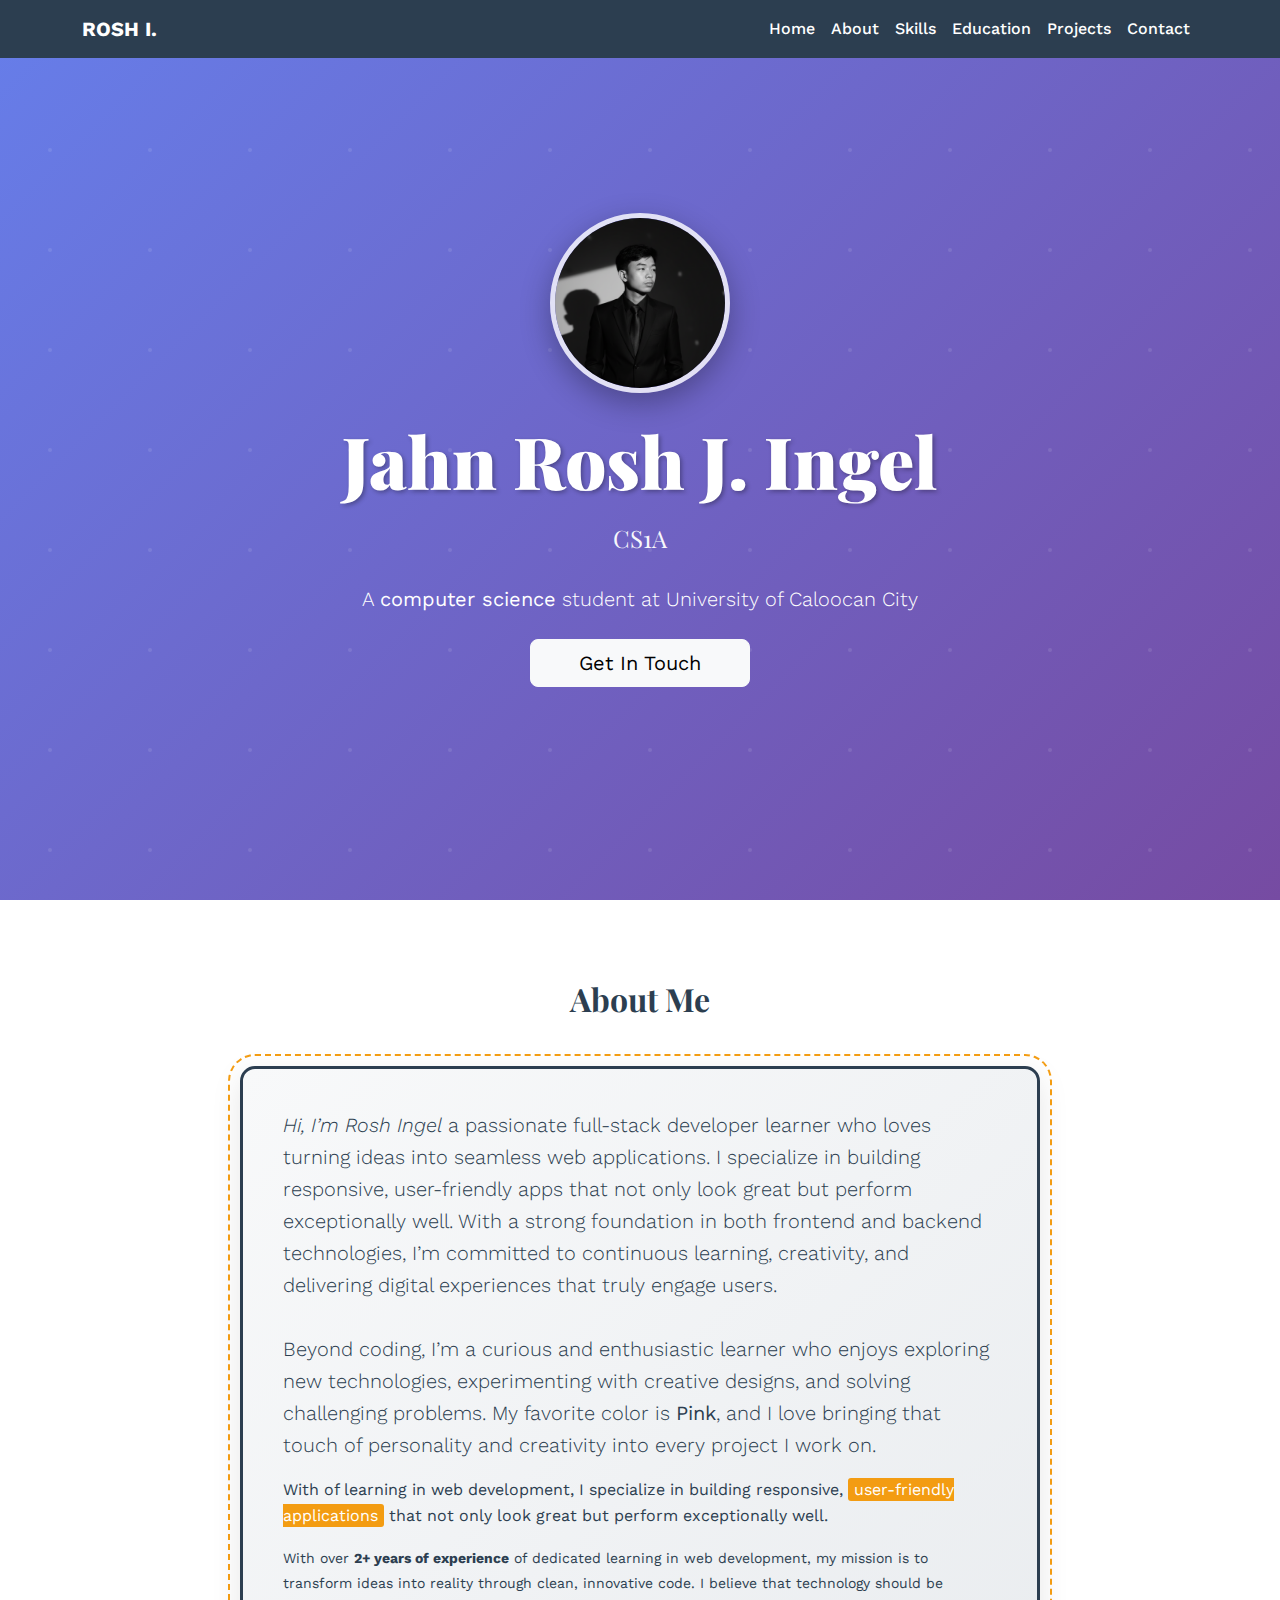
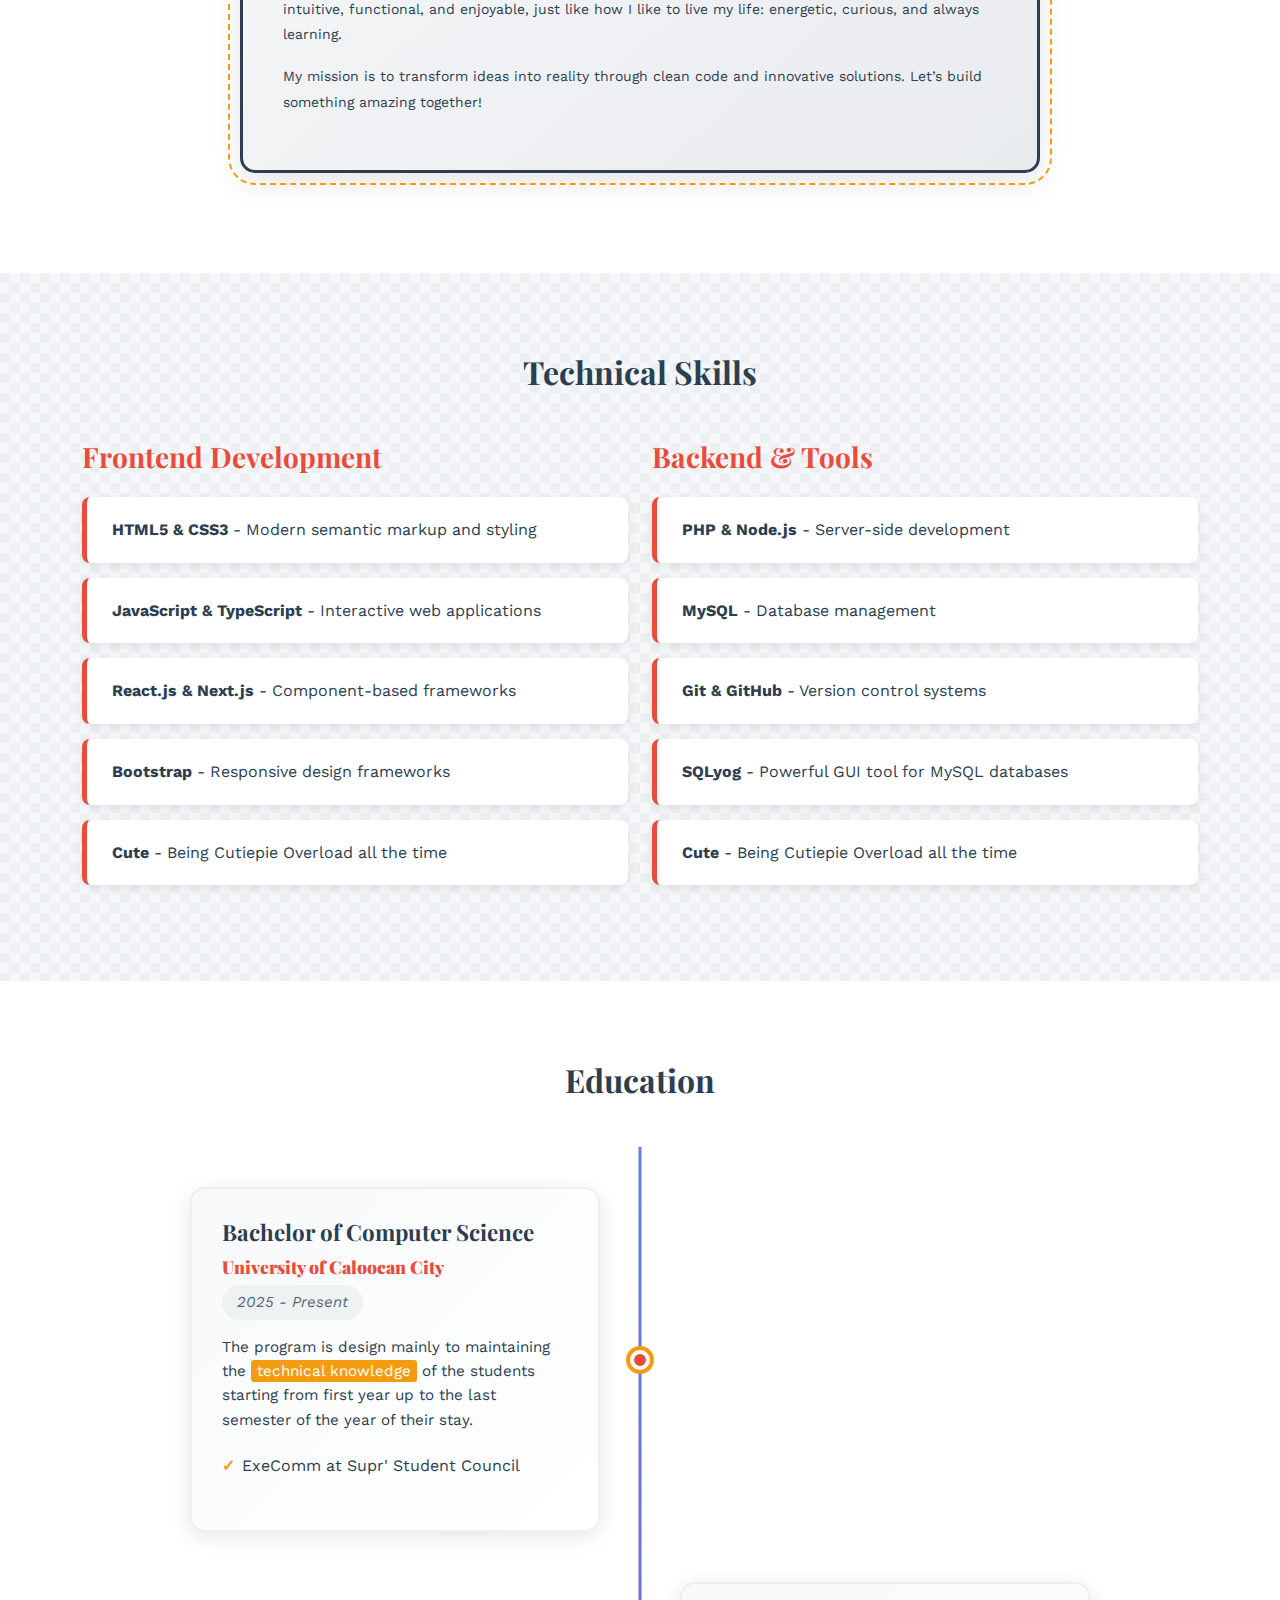
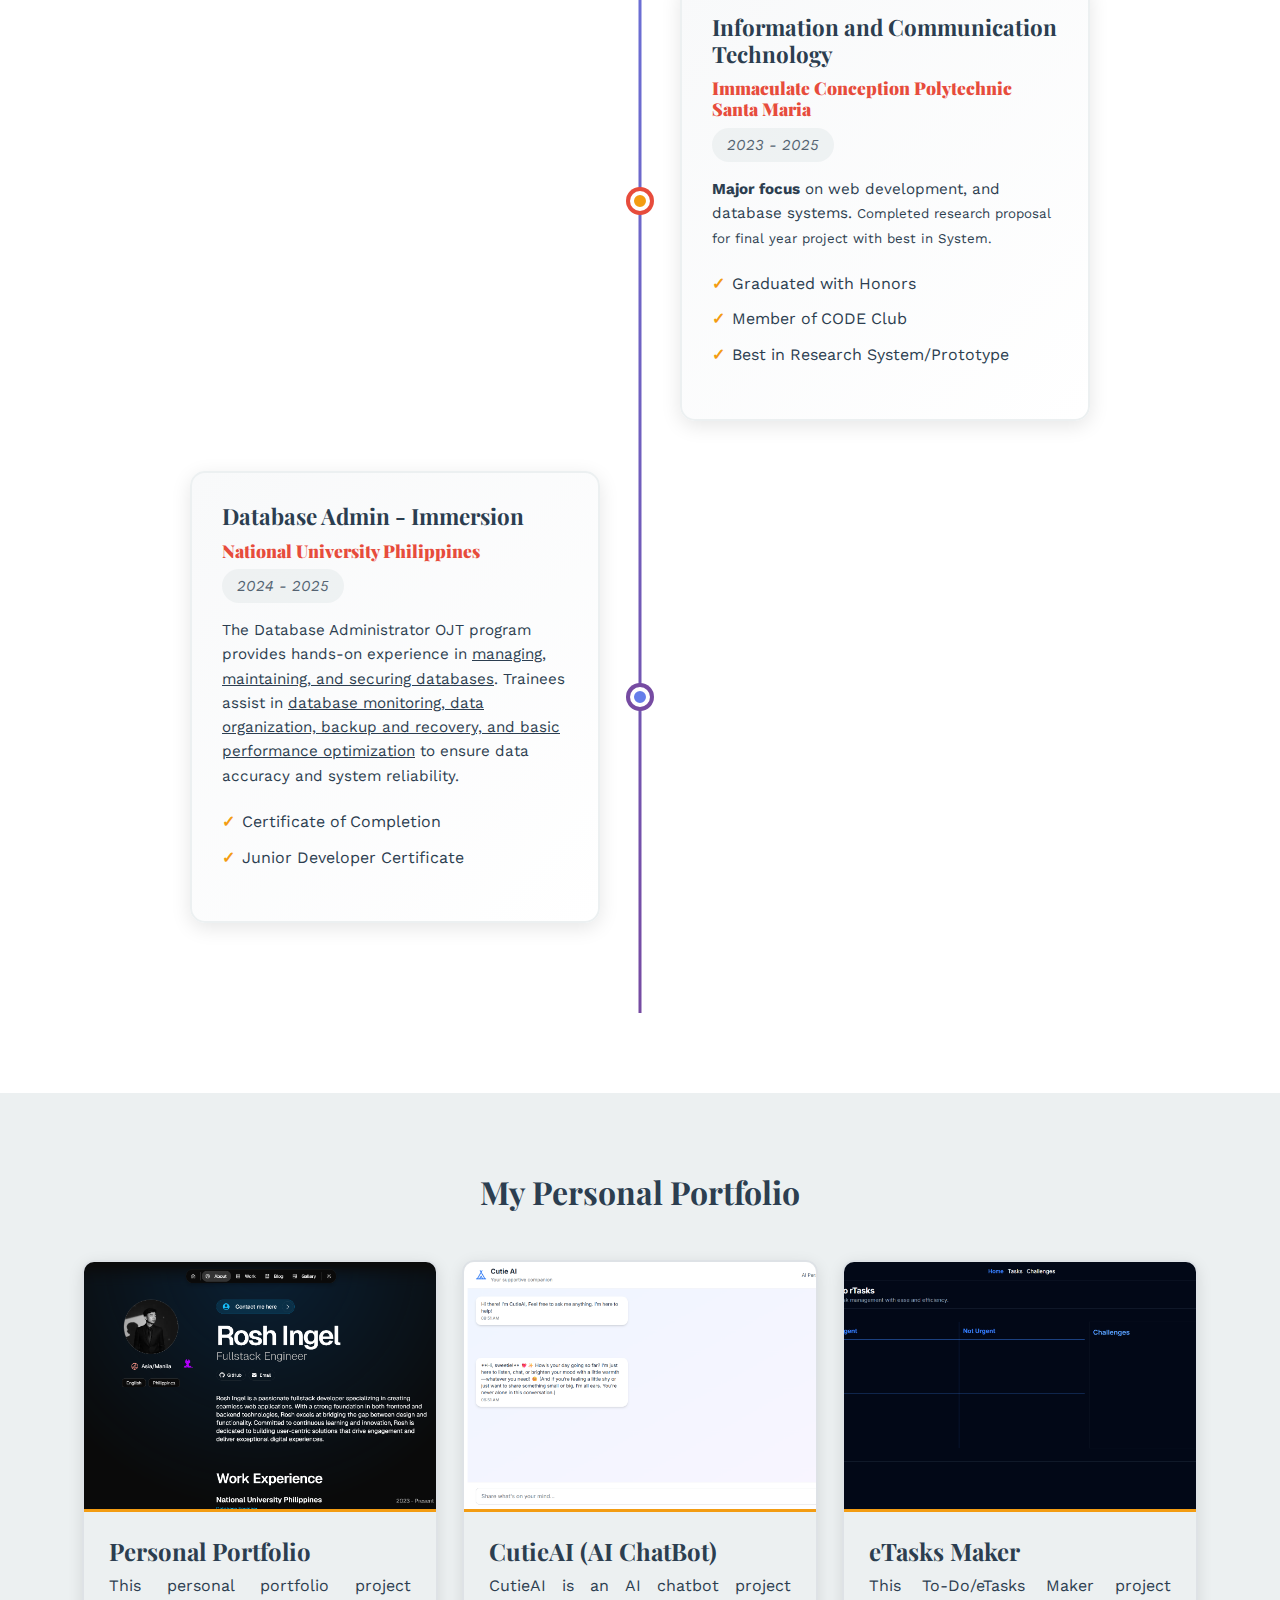
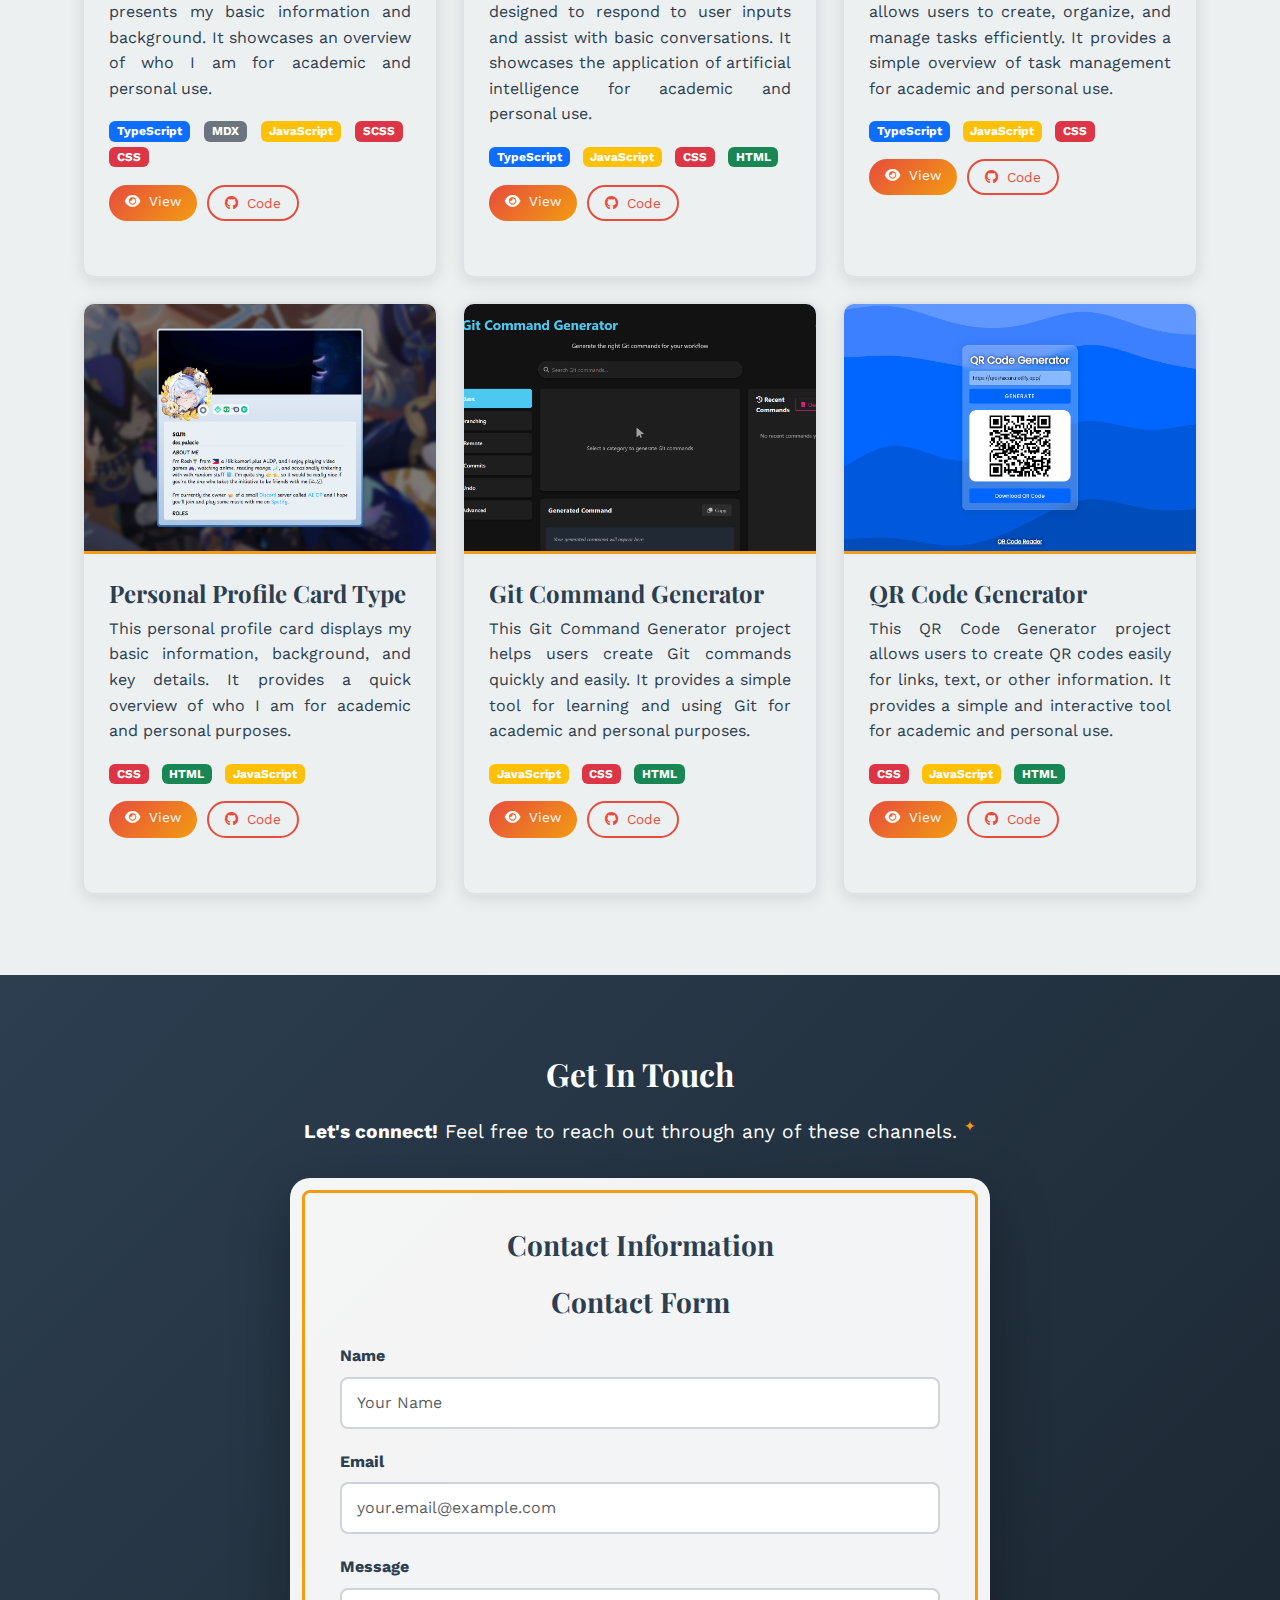
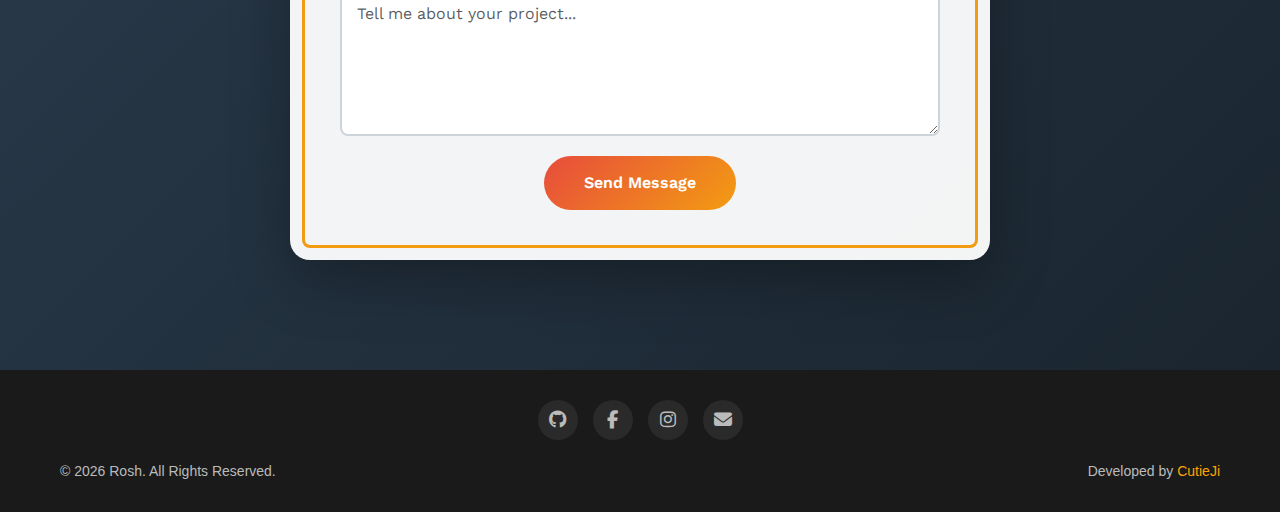
<file: index.html>
<!DOCTYPE html>
<html>
<head>
<title>Rosh Ingel | UCC-BSCS1A </title>
<link href="https://cdn.jsdelivr.net/npm/bootstrap@5.3.0/dist/css/bootstrap.min.css" rel="stylesheet">
<link rel="stylesheet" href="https://cdnjs.cloudflare.com/ajax/libs/font-awesome/6.5.1/css/all.min.css">
<link href="https://fonts.googleapis.com/css2?family=Playfair+Display:wght@700;900&family=Work+Sans:wght@300;400;600&display=swap" rel="stylesheet">
<link rel="stylesheet" href="style.css">
</head>
<body>
    <nav class="navbar navbar-expand-lg navbar-dark" style="background-color: var(--primary-color);">
        <div class="container">
            <a class="navbar-brand" href="#"><strong>ROSH I.</strong></a>
            <button class="navbar-toggler" type="button" data-bs-toggle="collapse" data-bs-target="#navbarNav">
                <span class="navbar-toggler-icon"></span>
            </button>
            <div class="collapse navbar-collapse" id="navbarNav">
                <ul class="navbar-nav ms-auto">
                    <li class="nav-item"><a class="nav-link" href="#home">Home</a></li>
                    <li class="nav-item"><a class="nav-link" href="#about">About</a></li>
                    <li class="nav-item"><a class="nav-link" href="#skills">Skills</a></li>
                    <li class="nav-item"><a class="nav-link" href="#education">Education</a></li>
                    <li class="nav-item"><a class="nav-link" href="#projects">Projects</a></li>
                    <li class="nav-item"><a class="nav-link" href="#contact">Contact</a></li>
                </ul>
            </div>
        </div>
    </nav>

    <section id="home" class="info-section d-flex align-items-center">
        <div class="container">
            <div class="row">
                <div class="col-lg-8 mx-auto text-center info-content">
                    <img src="roshh.png" alt="Rosh Ingel" class="profile-img mb-4">
                    <h1 class="info-title">Jahn Rosh J. Ingel</h1>
                    <h2 class="info-subtitle">CS1A</h2>
                    <p class="lead mb-4">A <b>computer science</b> student at University of Caloocan City</p>
                    <a href="#contact" class="btn btn-light btn-lg px-5">Get In Touch</a>
                </div>
            </div>
        </div>
    </section>

    <section id="about" class="about-section">
        <div class="container">
            <h2 class="text-center mb-5" style="color: var(--primary-color);">About Me</h2>
            <div class="about-card">
                <p class="lead">
                <em>Hi, I’m Rosh Ingel</em> a passionate full-stack developer learner who loves turning ideas into seamless web applications.
                I specialize in building responsive, user-friendly apps that not only look great but perform exceptionally well.
                With a strong foundation in both frontend and backend technologies, I’m committed to continuous learning, creativity,
                and delivering digital experiences that truly engage users.
                <br><br>Beyond coding, I’m a curious and enthusiastic learner who enjoys exploring new technologies,
                experimenting with creative designs, and solving challenging problems. My favorite color is <b>Pink</b>,
                and I love bringing that touch of personality and creativity into every project I work on.
                </p>
                <p>
                    With  of learning in web development, I specialize in
                    building
                    responsive,
                    <mark
                        style="background-color: var(--accent-color); color: white; padding: 2px 6px; border-radius: 3px;">user-friendly
                        applications</mark>
                    that not only look great but perform exceptionally well.
                </p>
                <p>
                    <small>With over <strong>2+ years of experience</strong> of dedicated learning in web development, my mission is to transform ideas into reality through clean, innovative code.
                    I believe that technology should be intuitive, functional, and enjoyable, just like how I like to live my life: energetic, curious, and always learning.</small>
                </p>
                <p>
                    <small>My mission is to transform ideas into reality through clean code and innovative
                        solutions. Let’s build something amazing together!</small>
                </p>
            </div>
        </div>
    </section>

    <section id="skills" class="skills-section">
        <div class="container">
            <h2 class="text-center mb-5" style="color: var(--primary-color);">Technical Skills</h2>
            <div class="row">
                <div class="col-md-6">
                    <h3 class="mb-4" style="color: var(--secondary-color);">Frontend Development</h3>
                    <ul class="list-unstyled">
                        <li class="skill-item">
                            <strong>HTML5 & CSS3</strong> - Modern semantic markup and styling
                        </li>
                        <li class="skill-item">
                            <strong>JavaScript & TypeScript</strong> - Interactive web applications
                        </li>
                        <li class="skill-item">
                            <strong>React.js & Next.js</strong> - Component-based frameworks
                        </li>
                        <li class="skill-item">
                            <strong>Bootstrap</strong> - Responsive design frameworks
                        </li>
                        <li class="skill-item">
                            <strong>Cute</strong> - Being Cutiepie Overload all the time
                        </li>
                    </ul>
                </div>
                <div class="col-md-6">
                    <h3 class="mb-4" style="color: var(--secondary-color);">Backend & Tools</h3>
                    <ol class="list-unstyled">
                        <li class="skill-item">
                            <strong>PHP & Node.js</strong> - Server-side development
                        </li>
                        <li class="skill-item">
                            <strong>MySQL</strong> - Database management
                        </li>
                        <li class="skill-item">
                            <strong>Git & GitHub</strong> - Version control systems
                        </li>
                        <li class="skill-item">
                            <strong>SQLyog</strong> - Powerful GUI tool for MySQL databases
                        </li>
                        <li class="skill-item">
                            <strong>Cute</strong> - Being Cutiepie Overload all the time
                        </li>
                    </ol>
                </div>
            </div>
        </div>
    </section>

    <section id="education" class="education-section">
        <div class="container">
            <h2 class="text-center mb-5" style="color: var(--primary-color);">Education</h2>
            <div class="education-timeline">
                <div class="education-item">
                    <div class="education-dot"></div>
                    <div class="education-content">
                        <h3 class="education-degree">Bachelor of Computer Science</h3>
                        <h4 class="education-school">
                            <strong>University of Caloocan City</strong>
                        </h4>
                        <p class="education-year">
                            <em>2025 - Present</em>
                        </p>
                        <p class="education-description">
                            The program is design mainly to maintaining the
                            <mark
                                style="background-color: var(--accent-color); color: white; padding: 2px 6px; border-radius: 3px;">technical
                                knowledge</mark>
                            of the students starting from first year up to the last semester of the year of their stay.
                        </p>
                        <ul class="education-honors">
                            <li>ExeComm at Supr' Student Council</li>
                        </ul>
                    </div>
                </div>

                <div class="education-item">
                    <div class="education-dot"></div>
                    <div class="education-content">
                        <h3 class="education-degree">Information and Communication Technology</h3>
                        <h4 class="education-school">
                            <strong>Immaculate Conception Polytechnic Santa Maria</strong>
                        </h4>
                        <p class="education-year">
                            <em>2023 - 2025</em>
                        </p>
                        <p class="education-description">
                            <strong>Major focus</strong> on web development, and database systems.
                            <small>Completed research proposal for final year project with best in System.</small>
                        </p>
                        <ul class="education-honors">
                            <li>Graduated with Honors</li>
                            <li>Member of CODE Club</li>
                            <li>Best in Research System/Prototype</li>
                        </ul>
                    </div>
                </div>
                <div class="education-item">
                    <div class="education-dot"></div>
                    <div class="education-content">
                        <h3 class="education-degree">Database Admin - Immersion</h3>
                        <h4 class="education-school">
                            <strong>National University Philippines</strong>
                        </h4>
                        <p class="education-year">
                            <em>2024 - 2025</em>
                        </p>
                        <p class="education-description">
                            The Database Administrator OJT program provides hands-on experience in
                            <u>managing, maintaining, and securing databases</u>.
                            Trainees assist in
                            <u>database monitoring, data organization, backup and recovery, and basic performance
                                optimization</u>
                            to ensure data accuracy and system reliability.
                        </p>
                        <ul class="education-honors">
                            <li>Certificate of Completion</li>
                            <li>Junior Developer Certificate</li>
                        </ul>
                    </div>
                </div>
            </div>
        </div>
    </section>

    <section id="projects" class="projects-section">
        <div class="container">
            <h2 class="text-center mb-5" style="color: var(--primary-color);">My Personal Portfolio</h2>
            <div class="row g-4">
                <div class="col-lg-4 col-md-6">
                    <div class="project-card">
                        <img src="roshingel.png"
                            alt="E-Commerce Platform Project Screenshot" class="project-image">
                        <div class="project-content">
                            <h4 style="color: var(--primary-color);">Personal Portfolio</h4>
                            <p>
                                This personal portfolio project presents my basic information and background.
                                It showcases an overview of who I am for academic and personal use.
                            </p>
                            <ul class="list-inline">
                                <li class="list-inline-item badge bg-primary">TypeScript</li>
                                <li class="list-inline-item badge bg-secondary">MDX</li>
                                <li class="list-inline-item badge bg-warning">JavaScript</li>
                                <li class="list-inline-item badge bg-danger">SCSS</li>
                                <li class="list-inline-item badge bg-danger">CSS</li>
                            </ul>
                            <div class="project-buttons mt-3">
                                <a href="https://roshingel.netlify.app/" class="btn btn-project btn-sm">
                                    <i class="fas fa-eye me-1"></i> View
                                </a>
                                <a href="https://github.com/CutieJi/roshingel/" class="btn btn-project-outline btn-sm">
                                    <i class="fab fa-github me-1"></i> Code
                                </a>
                            </div>
                        </div>
                    </div>
                </div>

                <div class="col-lg-4 col-md-6">
                    <div class="project-card">
                        <img src="aicutie.png"
                            alt="Portfolio Website Project Screenshot" class="project-image">
                        <div class="project-content">
                            <h4 style="color: var(--primary-color);">CutieAI (AI ChatBot)</h4>
                            <p>
                                CutieAI is an AI chatbot project designed to respond to user inputs and assist with basic conversations.
                                It showcases the application of artificial intelligence for academic and personal use.
                            </p>
                            <ul class="list-inline">
                                <li class="list-inline-item badge bg-primary">TypeScript</li>
                                <li class="list-inline-item badge bg-warning">JavaScript</li>
                                <li class="list-inline-item badge bg-danger">CSS</li>
                                <li class="list-inline-item badge bg-success">HTML</li>
                            </ul>
                            <div class="project-buttons mt-3">
                                <a href="https://aicutie.netlify.app/" class="btn btn-project btn-sm">
                                    <i class="fas fa-eye me-1"></i> View
                                </a>
                                <a href="https://github.com/CutieJi/cutieai/" class="btn btn-project-outline btn-sm">
                                    <i class="fab fa-github me-1"></i> Code
                                </a>
                            </div>
                        </div>
                    </div>
                </div>

                <div class="col-lg-4 col-md-6">
                    <div class="project-card">
                        <img src="rtasks.png"
                            alt="Task Manager Application Screenshot" class="project-image">
                        <div class="project-content">
                            <h4 style="color: var(--primary-color);">eTasks Maker</h4>
                            <p>
                                This To-Do/eTasks Maker project allows users to create, organize, and manage tasks efficiently.
                                It provides a simple overview of task management for academic and personal use.
                            </p>
                            <ul class="list-inline">
                                <li class="list-inline-item badge bg-primary">TypeScript</li>
                                <li class="list-inline-item badge bg-warning">JavaScript</li>
                                <li class="list-inline-item badge bg-danger">CSS</li>
                            </ul>
                            <div class="project-buttons mt-3">
                                <a href="https://rtasks.netlify.app/" class="btn btn-project btn-sm">
                                    <i class="fas fa-eye me-1"></i> View
                                </a>
                                <a href="https://github.com/CutieJi/to-do-maker/" class="btn btn-project-outline btn-sm">
                                    <i class="fab fa-github me-1"></i> Code
                                </a>
                            </div>
                        </div>
                    </div>
                </div>

                <div class="col-lg-4 col-md-6">
                    <div class="project-card">
                        <img src="roshcard.png"
                            alt="Portfolio Website Project Screenshot" class="project-image">
                        <div class="project-content">
                            <h4 style="color: var(--primary-color);">Personal Profile Card Type</h4>
                            <p>
                                This personal profile card displays my basic information, background, and key details.
                                It provides a quick overview of who I am for academic and personal purposes.
                            </p>
                            <ul class="list-inline">
                                <li class="list-inline-item badge bg-danger">CSS</li>
                                <li class="list-inline-item badge bg-success">HTML</li>
                                <li class="list-inline-item badge bg-warning">JavaScript</li>
                            </ul>
                            <div class="project-buttons mt-3">
                                <a href="https://roshcard.netlify.app/" class="btn btn-project btn-sm">
                                    <i class="fas fa-eye me-1"></i> View
                                </a>
                                <a href="https://github.com/CutieJi/my-card/" class="btn btn-project-outline btn-sm">
                                    <i class="fab fa-github me-1"></i> Code
                                </a>
                            </div>
                        </div>
                    </div>
                </div>

                <div class="col-lg-4 col-md-6">
                    <div class="project-card">
                        <img src="gitgen.png"
                            alt="Portfolio Website Project Screenshot" class="project-image">
                        <div class="project-content">
                            <h4 style="color: var(--primary-color);">Git Command Generator</h4>
                            <p>
                                This Git Command Generator project helps users create Git commands quickly and easily.
                                It provides a simple tool for learning and using Git for academic and personal purposes.
                            </p>
                            <ul class="list-inline">
                                <li class="list-inline-item badge bg-warning">JavaScript</li>
                                <li class="list-inline-item badge bg-danger">CSS</li>
                                <li class="list-inline-item badge bg-success">HTML</li>
                            </ul>
                            <div class="project-buttons mt-3">
                                <a href="https://gitgen.netlify.app/" class="btn btn-project btn-sm">
                                    <i class="fas fa-eye me-1"></i> View
                                </a>
                                <a href="https://github.com/CutieJi/git-command-generator/" class="btn btn-project-outline btn-sm">
                                    <i class="fab fa-github me-1"></i> Code
                                </a>
                            </div>
                        </div>
                    </div>
                </div>

                <div class="col-lg-4 col-md-6">
                    <div class="project-card">
                        <img src="qrosh.png" alt="Portfolio Website Project Screenshot"
                            class="project-image">
                        <div class="project-content">
                            <h4 style="color: var(--primary-color);">QR Code Generator</h4>
                            <p>
                                This QR Code Generator project allows users to create QR codes easily for links, text, or other information.
                                It provides a simple and interactive tool for academic and personal use.
                            </p>
                            <ul class="list-inline">
                                <li class="list-inline-item badge bg-danger">CSS</li>
                                <li class="list-inline-item badge bg-warning">JavaScript</li>
                                <li class="list-inline-item badge bg-success">HTML</li>
                            </ul>
                            <div class="project-buttons mt-3">
                                <a href="https://qrosh.netlify.app/" class="btn btn-project btn-sm">
                                    <i class="fas fa-eye me-1"></i> View
                                </a>
                                <a href="https://github.com/CutieJi/qr-code-generator/" class="btn btn-project-outline btn-sm">
                                    <i class="fab fa-github me-1"></i> Code
                                </a>
                            </div>
                        </div>
                    </div>
                </div>
            </div>
        </div>
    </section>

    <section id="contact" class="contact-section">
        <div class="container">
            <h2 class="text-center mb-4">Get In Touch</h2>
            <p class="text-center mb-4" style="font-size: 1.2rem;">
                <strong>Let's connect!</strong> Feel free to reach out through any of these channels.
                <sup style="color: var(--accent-color);">✦</sup>
            </p>

            <div class="contact-container">
                <h3 class="text-center mb-4" style="color: var(--primary-color);">Contact Information</h3>
                <div class="contact-form">
                    <h3 class="mb-4 text-center" style="color: var(--primary-color);">Contact Form</h3>
                    <form>
                        <div class="mb-3">
                            <label for="name" class="form-label" style="color: var(--dark-text);">
                                <strong>Name</strong>
                            </label>
                            <input type="text" class="form-control" id="name" placeholder="Your Name" required>
                        </div>
                        <div class="mb-3">
                            <label for="email" class="form-label" style="color: var(--dark-text);">
                                <strong>Email</strong>
                            </label>
                            <input type="email" class="form-control" id="email" placeholder="your.email@example.com"
                                required>
                        </div>
                        <div class="mb-3">
                            <label for="message" class="form-label" style="color: var(--dark-text);">
                                <strong>Message</strong>
                            </label>
                            <textarea class="form-control" id="message" rows="5"
                                placeholder="Tell me about your project..." required></textarea>
                        </div>
                        <div class="text-center">
                            <button type="submit" class="btn btn-custom">Send Message</button>
                        </div>
                    </form>
                </div>
            </div>
        </div>
    </section>

    <footer>
    <div class="footer-container">
        <div class="footer-top">
            <a href="https://github.com/CutieJi/" aria-label="GitHub"><i class="fab fa-github"></i></a>
            <a href="https://facebook.com/@roshuaz.xo/" aria-label="Facebook"><i class="fab fa-facebook-f"></i></a>
            <a href="https://instagram.com/roshuaz.xo/" aria-label="Instagram"><i class="fab fa-instagram"></i></a>
            <a href="mailto:roshjingel@gmail.com" aria-label="Email"><i class="fas fa-envelope"></i></a>
        </div>

        <div class="footer-bottom">
            <div class="footer-left">
                &copy; 2026 Rosh. All Rights Reserved.
            </div>
            <div class="footer-right">
                Developed by <a href="https://roshingel.netlify.app/" target="_blank">CutieJi</a>
            </div>
        </div>
    </div>
</footer>

    <script src="https://cdn.jsdelivr.net/npm/bootstrap@5.3.0/dist/js/bootstrap.bundle.min.js"></script>
</body>
</html>
</file>
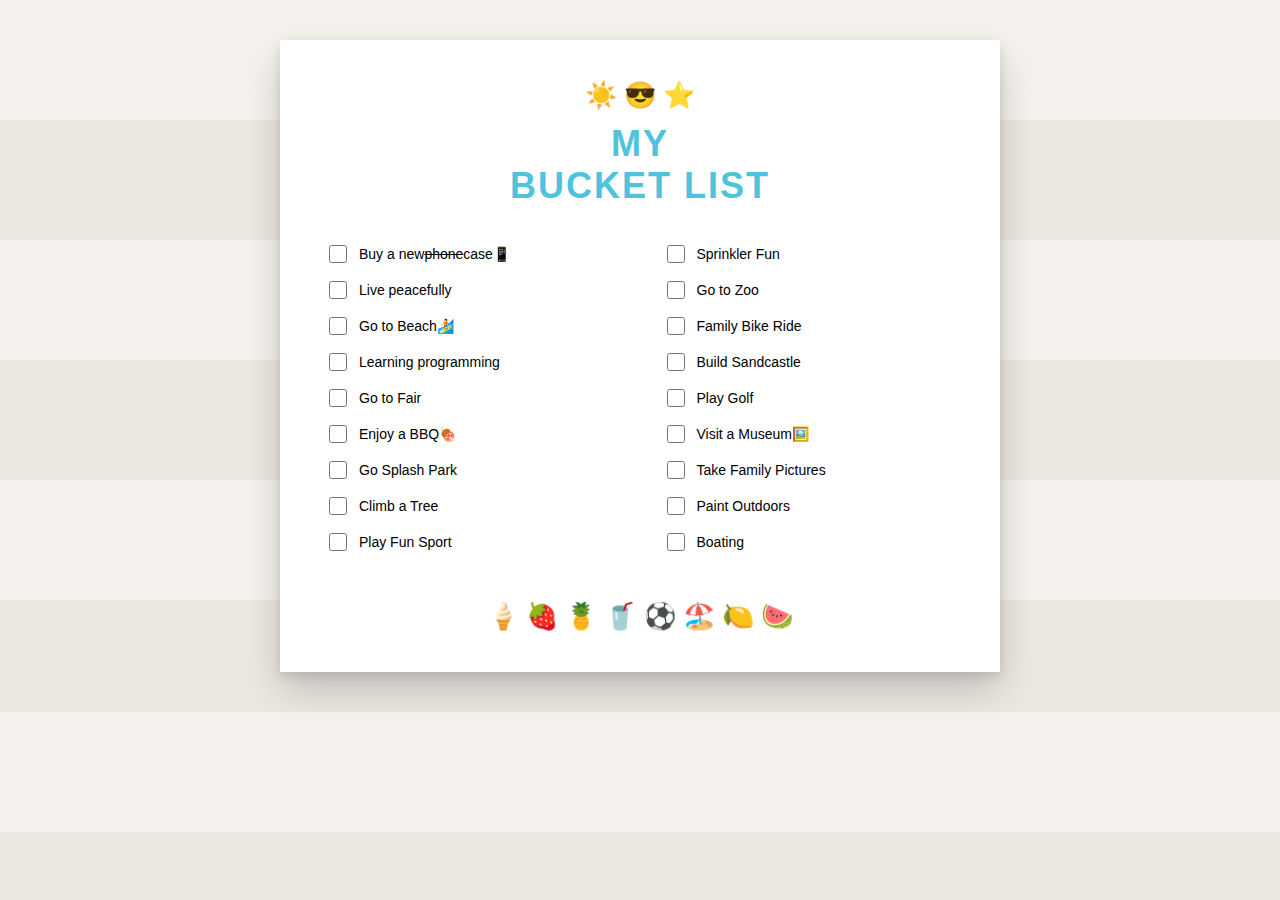
<file: bucket-list.html>
<!DOCTYPE html>
<html>
<head>
<title>My Bucket List</title>
<link rel="stylesheet" href="act3.css" />
</head>
<body>
    <div class="paper">
        <header class="title">
            <div class="icons top">
                ☀️ 😎 ⭐
            </div>
            <h1>MY<br><span>BUCKET LIST</span></h1>
        </header>

        <div class="lists">
            <ul>
                <li><input type="checkbox"> Buy a new <del>phone</del> case📱</li>
                <li><input type="checkbox"> Live peacefully</li>
                <li><input type="checkbox"> Go to Beach🏄</li>
                <li><input type="checkbox"> Learning programming</li>
                <li><input type="checkbox"> Go to Fair</li>
                <li><input type="checkbox"> Enjoy a BBQ🍖</li>
                <li><input type="checkbox"> Go Splash Park</li>
                <li><input type="checkbox"> Climb a Tree</li>
                <li><input type="checkbox"> Play Fun Sport</li>
            </ul>

            <ul>
                <li><input type="checkbox"> Sprinkler Fun</li>
                <li><input type="checkbox"> Go to Zoo</li>
                <li><input type="checkbox"> Family Bike Ride</li>
                <li><input type="checkbox"> Build Sandcastle</li>
                <li><input type="checkbox"> Play Golf</li>
                <li><input type="checkbox"> Visit a Museum🖼️</li>
                <li><input type="checkbox"> Take Family Pictures</li>
                <li><input type="checkbox"> Paint Outdoors</li>
                <li><input type="checkbox"> Boating</li>
            </ul>
        </div>

        <footer class="icons bottom">
            🍦 🍓 🍍 🥤 ⚽ 🏖️ 🍋 🍉
        </footer>
    </div>
</body>

</html>
</file>
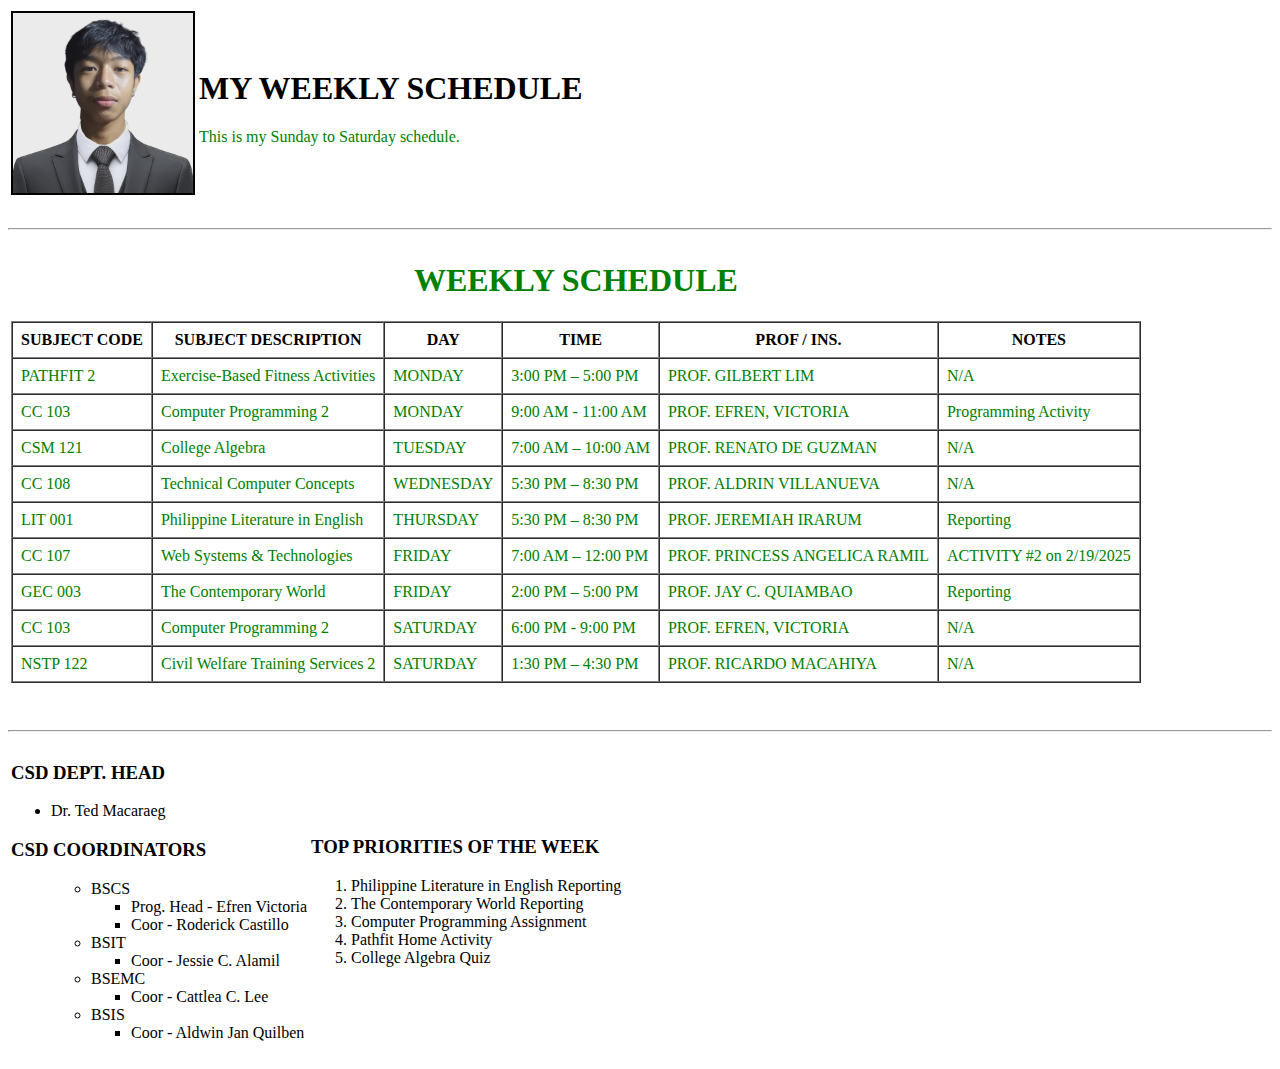
<file: class-schedule.html>
<!DOCTYPE html>
<html>
<head>
<title>My Weekly Schedule</title>
</head>
<body>
  <table>
    <tr>
      <td>
        <img src="rosh.jpg" style="border: 2px solid black; width:180px; height:180px;">
        </img>
      </td>
      <td>
        <h1>MY WEEKLY SCHEDULE</h1>
        <p style="color: green;">This is my Sunday to Saturday schedule.</p>
      </td>
    </tr>
  </table>
  <br>
  <hr>
  <table>
    <tr>
      <td>
        <h1 style="color: green; text-align: center;">WEEKLY SCHEDULE</h1>
        <table border="1" cellpadding="8" cellspacing="0" width="100%">
          <tr>
            <th>SUBJECT CODE</th>
            <th>SUBJECT DESCRIPTION</th>
            <th>DAY</th>
            <th>TIME</th>
            <th>PROF / INS.</th>
            <th>NOTES</th>
          </tr>
          <tr style="color:green;">
            <td>PATHFIT 2</td>
            <td>Exercise-Based Fitness Activities</td>
            <td>MONDAY</td>
            <td>3:00 PM – 5:00 PM</td>
            <td>PROF. GILBERT LIM</td>
            <td>N/A</td>
          </tr>
          <tr style="color:green;">
            <td>CC 103</td>
            <td>Computer Programming 2</td>
            <td>MONDAY</td>
            <td>9:00 AM - 11:00 AM</td>
            <td>PROF. EFREN, VICTORIA</td>
            <td>Programming Activity</td>
          </tr>
          <tr style="color:green;">
            <td>CSM 121</td>
            <td>College Algebra</td>
            <td>TUESDAY</td>
            <td>7:00 AM – 10:00 AM</td>
            <td>PROF. RENATO DE GUZMAN</td>
            <td>N/A</td>
          </tr>
          <tr style="color:green;">
            <td>CC 108</td>
            <td>Technical Computer Concepts</td>
            <td>WEDNESDAY</td>
            <td>5:30 PM – 8:30 PM</td>
            <td>PROF. ALDRIN VILLANUEVA</td>
            <td>N/A</td>
          </tr>
          <tr style="color:green;">
            <td>LIT 001</td>
            <td>Philippine Literature in English</td>
            <td>THURSDAY</td>
            <td>5:30 PM – 8:30 PM</td>
            <td>PROF. JEREMIAH IRARUM</td>
            <td>Reporting</td>
          </tr>
          <tr style="color:green;">
            <td>CC 107</td>
            <td>Web Systems & Technologies</td>
            <td>FRIDAY</td>
            <td>7:00 AM – 12:00 PM</td>
            <td>PROF. PRINCESS ANGELICA RAMIL</td>
            <td>ACTIVITY #2 on 2/19/2025</td>
          </tr>
          <tr style="color:green;">
            <td>GEC 003</td>
            <td>The Contemporary World</td>
            <td>FRIDAY</td>
            <td>2:00 PM – 5:00 PM</td>
            <td>PROF. JAY C. QUIAMBAO</td>
            <td>Reporting</td>
          </tr>
          <tr style="color:green;">
            <td>CC 103</td>
            <td>Computer Programming 2</td>
            <td>SATURDAY</td>
            <td>6:00 PM - 9:00 PM</td>
            <td>PROF. EFREN, VICTORIA</td>
            <td>N/A</td>
          </tr>
          <tr style="color:green;">
            <td>NSTP 122</td>
            <td>Civil Welfare Training Services 2</td>
            <td>SATURDAY</td>
            <td>1:30 PM – 4:30 PM</td>
            <td>PROF. RICARDO MACAHIYA</td>
            <td>N/A</td>
          </tr>
        </table>
      </td>
    </tr>
  </table>
  <br><br>
  <hr>
  <table>
    <tr>
      <td>
        <h3>CSD DEPT. HEAD</h3>
        <ul>
          <li>Dr. Ted Macaraeg</li>
        </ul>
        <h3>CSD COORDINATORS</h3>
        <ul>
            <ul>
              <li>BSCS
                <ul>
                  <li>Prog. Head - Efren Victoria</li>
                  <li>Coor - Roderick Castillo</li>
                </ul>
              </li>
              <li>BSIT
                  <ul>
                  <li>Coor - Jessie C. Alamil</li>
                </ul>
              </li>
              <li>BSEMC
                <ul>
                  <li>Coor - Cattlea C.  Lee</li>
                </ul>
                </li>
              <li>BSIS
                <ul>
                  <li>Coor - Aldwin Jan Quilben</li>
                </ul>
              </li>
            </ul>
        </ul>
      </td>
      <td>
        <h3>TOP PRIORITIES OF THE WEEK</h3>
        <ol>
          <li>Philippine Literature in English Reporting</li>
          <li>The Contemporary World Reporting</li>
          <li>Computer Programming Assignment</li>
          <li>Pathfit Home Activity</li>
          <li>College Algebra Quiz</li>
        </ol>
      </td>
    </tr>
  </table>
</body>
</html>
</file>
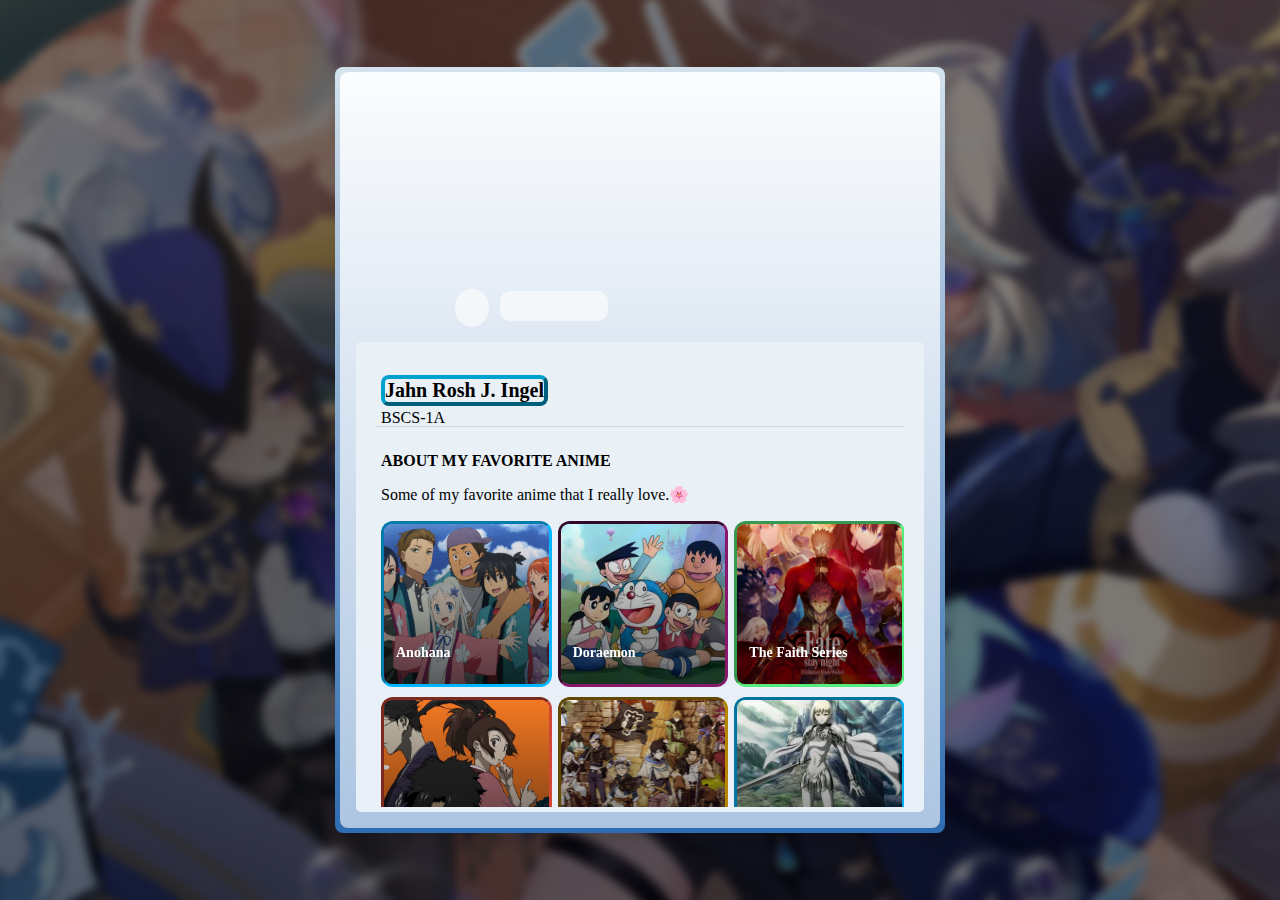
<file: favorite-anime.html>
<!DOCTYPE html>
<html>
<head>
<title>My Favorite Anime</title>
<link rel="stylesheet" href="act2.css" />
<link href="https://use.fontawesome.com/releases/v5.7.0/css/all.css" rel="stylesheet"/>
</head>
<body>
	<div class="container">
		<div class="profile-border box-color">
			<div class="profile box-color">
				<div class="banner">
					<img src="banner.webp" alt="Banner"/>
				</div>

				<div class="main-header">
					<div class="image">
						<div class="avatar">
							<img class="box-color avatar-image" alt="Avatar" src="av.webp" />
							<img class="avatar-decoration" src="lumine_avatar_frame.webp" alt="" />
							<div class="status box-color">
								<img class="status-image" src="online.svg" alt="Online" />
							</div>
						</div>
					</div>

					<div class="badges box-color">
						<div class="badges-right">
							<a>
								<img src="hypesquad-balance.svg" alt=""/>
							</a>
							<a>
								<img src="active-developer.svg" alt=""/>
							</a>
							<a>
								<img src="nitro.svg" alt=""/>
							</a>
							<a>
								<img src="legacy-username.svg" alt=""/>
							</a>
						</div>
					</div>
				</div>

				<div class="card box-color">
					<div class="name-box">
						<h1 class="display-name">Jahn Rosh J. Ingel</h1>
						<p class="section">BSCS-1A</p>
					</div>

					<div class="body">
						<div class="content">
							<div class="about-section">
								<p class="title-body">ABOUT MY FAVORITE ANIME</p>
								<p class="about-me">
									Some of my favorite anime that I really love.🌸
								</p>
								<div class="anime-3d-grid">
									<div class="anime-card">
										<div class="anime-card-inner">
											<div class="anime-front"
												style="background-image:url('anime1.webp')">
												<h2>Anohana</h2>
											</div>
											<div class="anime-back">
												<h4>Anohana</h4>
												<p>Anohana: The Flower We Saw That Day is a Japanese anime series that explores themes of friendship, loss, and redemption.</p>
											</div>
										</div>
									</div>
									<div class="anime-card">
										<div class="anime-card-inner2">
											<div class="anime-front"
												style="background-image:url('anime2.webp')">
												<h2>Doraemon</h2>
											</div>
											<div class="anime-back">
												<h4>Doraemon</h4>
												<p>Doraemon is a Japanese anime and manga about a robotic cat from the future who helps a young boy, Nobita, solve everyday problems using futuristic gadgets.</p>
											</div>
										</div>
									</div>
									<div class="anime-card">
										<div class="anime-card-inner3">
											<div class="anime-front"
												style="background-image:url('anime3.webp')">
												<h2>The Faith Series</h2>
											</div>
											<div class="anime-back">
												<h4>The Faith Series</h4>
												<p>The Fate series has visual novels, light novels, movies, and anime spinoffs for new fans to delve into. It takes time to complete the series, but it's worthwhile.</p>
											</div>
										</div>
									</div>
								</div>

								<div class="anime-3d-grid">
									<div class="anime-card">
										<div class="anime-card-inner4">
											<div class="anime-front"
												style="background-image:url('anime4.webp')">
												<h2>Samurai Champloo</h2>
											</div>
											<div class="anime-back">
												<h4>Samurai Champloo</h4>
												<p>Samurai Champloo is an anime about two samurai and a girl on a journey across Edo-era Japan, blending samurai action with hip-hop culture and humor.</p>
											</div>
										</div>
									</div>

									<div class="anime-card">
										<div class="anime-card-inner5">
											<div class="anime-front"
												style="background-image:url('anime5.webp')">
												<h2>Black Clover</h2>
											</div>
											<div class="anime-back">
												<h4>Black Clover</h4>
												<p>Black Clover is a fantasy anime about Asta, a boy born without magic, striving to become the Wizard King alongside his rival Yuno in a world where magic rules all.</p>
											</div>
										</div>
									</div>

									<div class="anime-card">
										<div class="anime-card-inner6">
											<div class="anime-front"
												style="background-image:url('anime6.webp')">
												<h2>Claymore</h2>
											</div>
											<div class="anime-back">
												<h4>Claymore</h4>
												<p>This anime is about monster hunting. Youmas are shape-shifting demons who prey upon humans.</p>
											</div>
										</div>
									</div>
								</div>
							</div>

							<div class="title-body">ROLES</div>
							<div class="roles-body">
								<div class="rol rosepink">
									<i class="fas fa-circle"></i><p>ニート</p>
								</div>
								<div class="rol softpink">
									<i class="fas fa-circle"></i><p>Web Developer</p>
								</div>
								<div class="rol green">
									<i class="fas fa-circle"></i><p>Gamer</p>
								</div>
								<div class="rol blue">
									<i class="fas fa-circle"></i><p>CS Student</p>
								</div>
							</div>

							<div class="title-body">CONNECTIONS</div>
							<div class="socials">
								<div>
									<a class="platform" href="https://facebook.com/@roshuaz.xo/">
										<img class="platform-icon" src="facebook.svg" alt=""/>
										<div class="platform-username">Rosh Ingel</div>
										<img src="link.svg" alt="" />
									</a>
									<a class="platform" href="http://tiktok.com/@sam.udt?">
										<img class="platform-icon" src="tiktok.svg" alt=""/>
										<div class="platform-username">sam.udt</div>
										<img src="link.svg" alt="" />
									</a>
								</div>
								<div class="column">
									<a class="platform" href="https://github.com/CutieJi/">
										<img class="platform-icon" src="github.svg" alt=""/>
										<div class="platform-username">CutieJi</div>
										<img src="link.svg" alt="" />
									</a>
									<a class="platform" href="https://discord.gg/">
										<img class="platform-icon" src="discord.svg" alt=""/>
										<div class="platform-username">Discord Server</div>
										<img src="link.svg" alt=""/>
									</a>
								</div>
							</div>

						</div>
					</div>
				</div>
			</div>
		</div>
	</div>
</body>
</html>
</file>
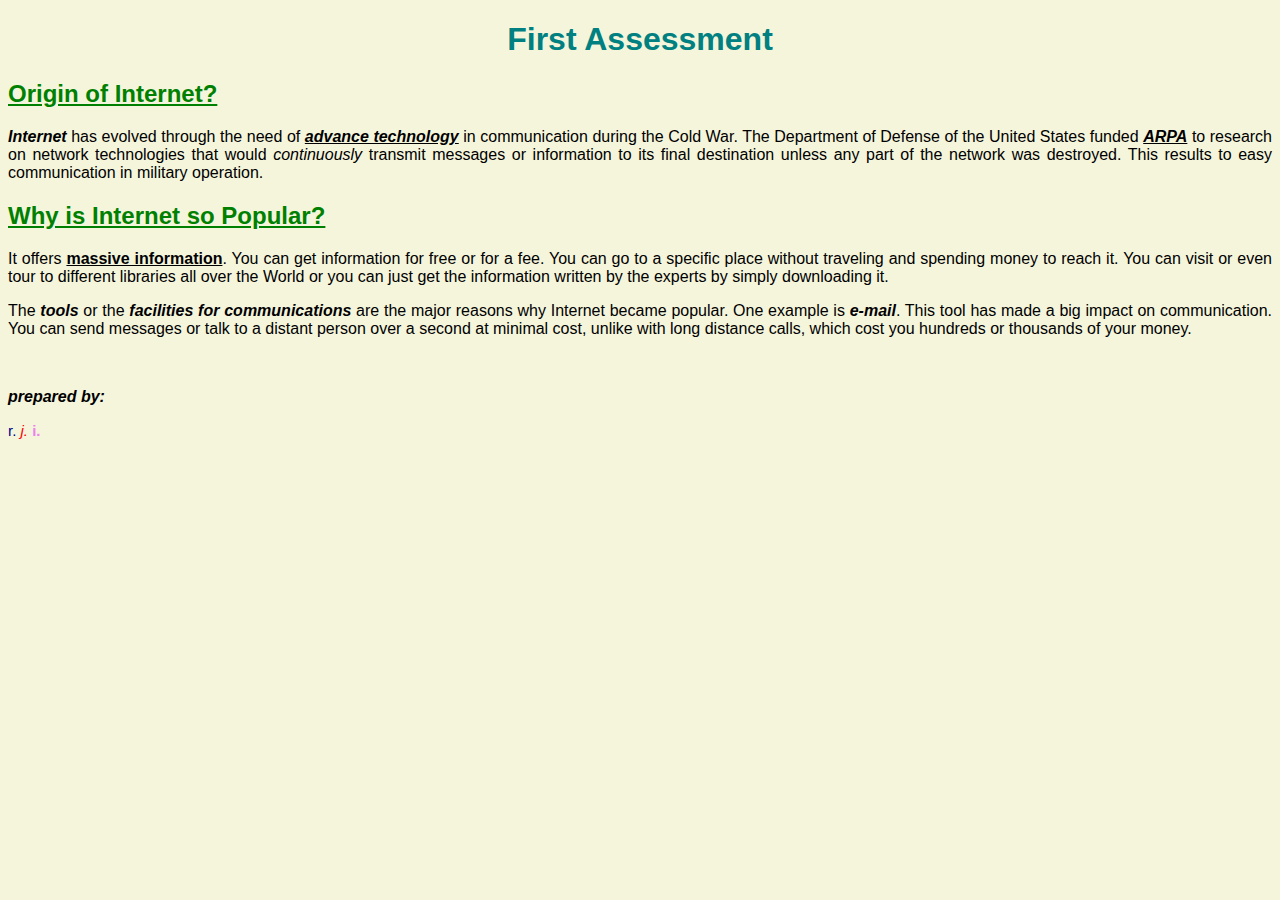
<file: first-assessment.html>
<!DOCTYPE html>
<html>
<head>
    <title>First Assessment</title>
</head>
<body style="background-color: beige; text-align: justify; font-family: Arial, sans-serif;">
    <h1 style="color: teal; text-align: center;">
        First Assessment
    </h1>
    <h2 style="color: green;">
        <u>Origin of Internet?</u>
    </h2>
    <p>
        <b><i>Internet</i></b> has evolved through the need of <b><u><i>advance technology</i></u></b>
        in communication during the Cold War. The Department of Defense of the
        United States funded <b><u><i>ARPA</i></u></b> to research on network technologies that would
        <i>continuously</i> transmit messages or information to its final destination unless any part of
        the network was destroyed. This results to easy communication in military operation.
    </p>
    <h2 style="color: green;">
        <u>Why is Internet so Popular?</u>
    </h2>
    <p>
        It offers <b><u>massive information</u></b>. You can get information for free or for a fee.
        You can go to a specific place without traveling and spending money to reach it.
        You can visit or even tour to different libraries all over the World or you can
        just get the information written by the experts by simply downloading it.
    </p>
    <p>
        The <b><i>tools</i></b> or the
        <b><i>facilities for communications</i></b> are the major reasons why
        Internet became popular. One example is <b><i>e-mail</i></b>. This tool has made a big
        impact on communication. You can send messages or talk to a distant person
        over a second at minimal cost, unlike with long distance calls, which cost you
        hundreds or thousands of your money.
    </p>
    <br>
    <p style="font-weight: bold;">
        <i>prepared by:</i>
    </p>
    <p style="color: darkblue; font-size: 15px;">
        r. <i style="color: red;">j.</i> <b style="color: violet;">i.</b>
    </p>
</body>
</html>
</file>
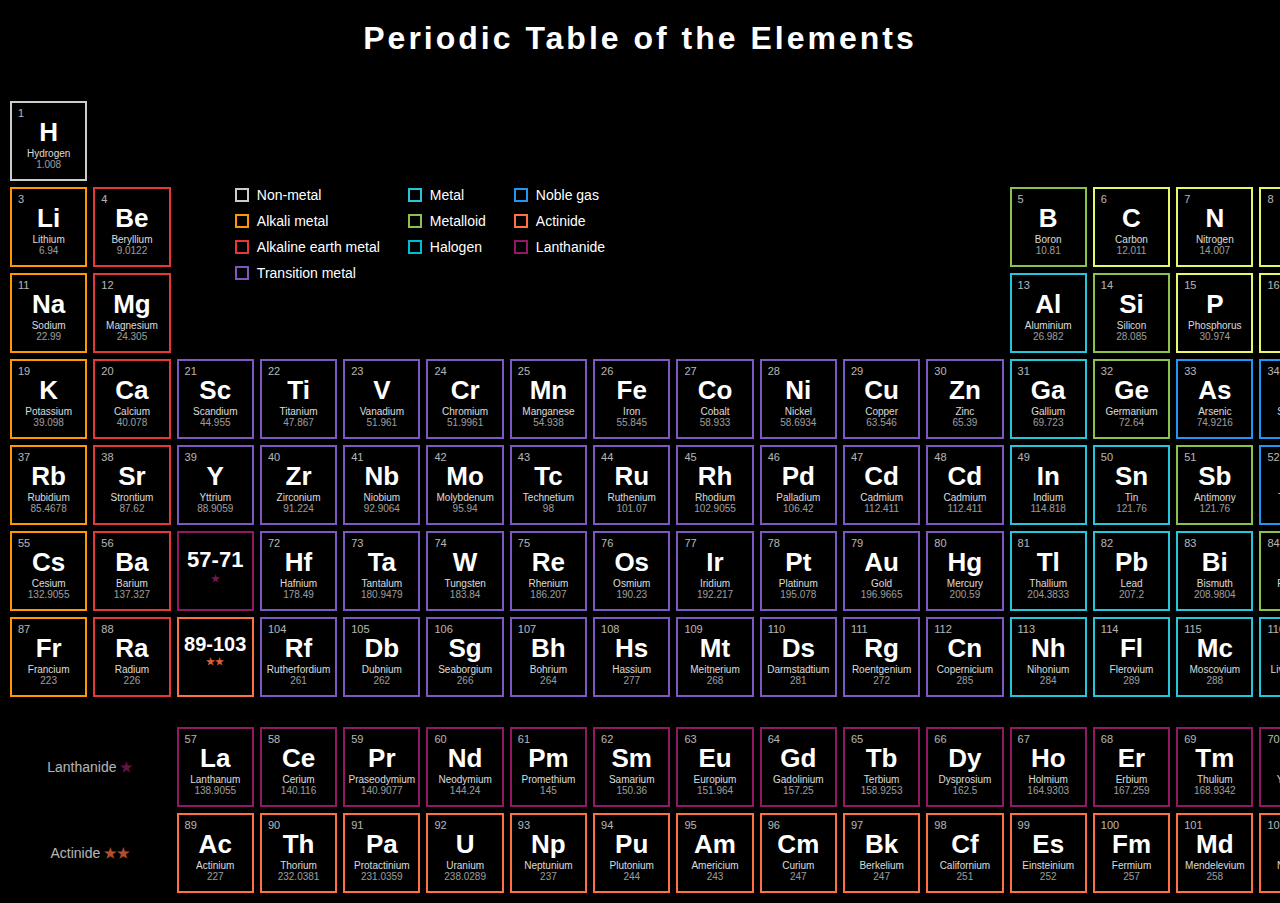
<file: periodic-table.html>
<!DOCTYPE html>
<html>
<head>
<title>Periodic Table</title>
<link rel="stylesheet" href="asst1.css">
</head>
<body>
    <h1>Periodic Table of the Elements</h1>
    <div class="wrapper">
        <div class="legend-wrapper">
            <div class="legend">
                <div><span class="box nonmetal"></span> Non-metal</div>
                <div><span class="box metal"></span> Metal</div>
                <div><span class="box noble"></span> Noble gas</div>
                <div><span class="box alkali"></span> Alkali metal</div>
                <div><span class="box metalloid"></span> Metalloid</div>
                <div><span class="box actinide"></span> Actinide</div>
                <div><span class="box alkaline"></span> Alkaline earth metal</div>
                <div><span class="box halogen"></span> Halogen</div>
                <div><span class="box lanthanide"></span> Lanthanide</div>
                <div><span class="box transition"></span> Transition metal</div>
            </div>
        </div>

        <div class="table">
            <div class="element nonmetal">
                <div class="num">1</div>
                <div class="symbol">H</div>
                <div class="name">Hydrogen</div>
                <div class="mass">1.008</div>
            </div>
            <div class="empty" style="grid-column:span 16"></div>
            <div class="element noble">
                <div class="num">2</div>
                <div class="symbol">He</div>
                <div class="name">Helium</div>
                <div class="mass">4.0026</div>
            </div>
            <div class="element alkali">
                <div class="num">3</div>
                <div class="symbol">Li</div>
                <div class="name">Lithium</div>
                <div class="mass">6.94</div>
            </div>
            <div class="element alkaline">
                <div class="num">4</div>
                <div class="symbol">Be</div>
                <div class="name">Beryllium</div>
                <div class="mass">9.0122</div>
            </div>
            <div class="empty" style="grid-column:span 10"></div>
            <div class="element metalloid">
                <div class="num">5</div>
                <div class="symbol">B</div>
                <div class="name">Boron</div>
                <div class="mass">10.81</div>
            </div>
            <div class="element yellow">
                <div class="num">6</div>
                <div class="symbol">C</div>
                <div class="name">Carbon</div>
                <div class="mass">12.011</div>
            </div>
            <div class="element yellow">
                <div class="num">7</div>
                <div class="symbol">N</div>
                <div class="name">Nitrogen</div>
                <div class="mass">14.007</div>
            </div>
            <div class="element yellow">
                <div class="num">8</div>
                <div class="symbol">O</div>
                <div class="name">Oxygen</div>
                <div class="mass">15.999</div>
            </div>
            <div class="element halogen">
                <div class="num">9</div>
                <div class="symbol">F</div>
                <div class="name">Fluorine</div>
                <div class="mass">18.998</div>
            </div>
            <div class="element noble">
                <div class="num">10</div>
                <div class="symbol">Ne</div>
                <div class="name">Neon</div>
                <div class="mass">20.180</div>
            </div>
            <div class="element alkali">
                <div class="num">11</div>
                <div class="symbol">Na</div>
                <div class="name">Sodium</div>
                <div class="mass">22.99</div>
            </div>
            <div class="element alkaline">
                <div class="num">12</div>
                <div class="symbol">Mg</div>
                <div class="name">Magnesium</div>
                <div class="mass">24.305</div>
            </div>
            <div class="empty" style="grid-column:span 10"></div>
            <div class="element metal">
                <div class="num">13</div>
                <div class="symbol">Al</div>
                <div class="name">Aluminium</div>
                <div class="mass">26.982</div>
            </div>
            <div class="element metalloid">
                <div class="num">14</div>
                <div class="symbol">Si</div>
                <div class="name">Silicon</div>
                <div class="mass">28.085</div>
            </div>
            <div class="element yellow">
                <div class="num">15</div>
                <div class="symbol">P</div>
                <div class="name">Phosphorus</div>
                <div class="mass">30.974</div>
            </div>
            <div class="element yellow">
                <div class="num">16</div>
                <div class="symbol">S</div>
                <div class="name">Sulfur</div>
                <div class="mass">32.06</div>
            </div>
            <div class="element halogen">
                <div class="num">17</div>
                <div class="symbol">Cl</div>
                <div class="name">Chlorine</div>
                <div class="mass">35.45</div>
            </div>
            <div class="element noble">
                <div class="num">18</div>
                <div class="symbol">Ar</div>
                <div class="name">Argon</div>
                <div class="mass">39.948</div>
            </div>
            <div class="element alkali">
                <div class="num">19</div>
                <div class="symbol">K</div>
                <div class="name">Potassium</div>
                <div class="mass">39.098</div>
            </div>
            <div class="element alkaline">
                <div class="num">20</div>
                <div class="symbol">Ca</div>
                <div class="name">Calcium</div>
                <div class="mass">40.078</div>
            </div>
            <div class="element transition">
                <div class="num">21</div>
                <div class="symbol">Sc</div>
                <div class="name">Scandium</div>
                <div class="mass">44.955</div>
            </div>
            <div class="element transition">
                <div class="num">22</div>
                <div class="symbol">Ti</div>
                <div class="name">Titanium</div>
                <div class="mass">47.867</div>
            </div>
            <div class="element transition">
                <div class="num">23</div>
                <div class="symbol">V</div>
                <div class="name">Vanadium</div>
                <div class="mass">51.961</div>
            </div>
            <div class="element transition">
                <div class="num">24</div>
                <div class="symbol">Cr</div>
                <div class="name">Chromium</div>
                <div class="mass">51.9961</div>
            </div>
            <div class="element transition">
                <div class="num">25</div>
                <div class="symbol">Mn</div>
                <div class="name">Manganese</div>
                <div class="mass">54.938</div>
            </div>
            <div class="element transition">
                <div class="num">26</div>
                <div class="symbol">Fe</div>
                <div class="name">Iron</div>
                <div class="mass">55.845</div>
            </div>
            <div class="element transition">
                <div class="num">27</div>
                <div class="symbol">Co</div>
                <div class="name">Cobalt</div>
                <div class="mass">58.933</div>
            </div>
            <div class="element transition">
                <div class="num">28</div>
                <div class="symbol">Ni</div>
                <div class="name">Nickel</div>
                <div class="mass">58.6934</div>
            </div>
            <div class="element transition">
                <div class="num">29</div>
                <div class="symbol">Cu</div>
                <div class="name">Copper</div>
                <div class="mass">63.546</div>
            </div>
            <div class="element transition">
                <div class="num">30</div>
                <div class="symbol">Zn</div>
                <div class="name">Zinc</div>
                <div class="mass">65.39</div>
            </div>
            <div class="element metal">
                <div class="num">31</div>
                <div class="symbol">Ga</div>
                <div class="name">Gallium</div>
                <div class="mass">69.723</div>
            </div>
            <div class="element metalloid">
                <div class="num">32</div>
                <div class="symbol">Ge</div>
                <div class="name">Germanium</div>
                <div class="mass">72.64</div>
            </div>
            <div class="element noble">
                <div class="num">33</div>
                <div class="symbol">As</div>
                <div class="name">Arsenic</div>
                <div class="mass">74.9216</div>
            </div>
            <div class="element noble">
                <div class="num">34</div>
                <div class="symbol">Se</div>
                <div class="name">Selenium</div>
                <div class="mass">78.96</div>
            </div>
            <div class="element halogen">
                <div class="num">35</div>
                <div class="symbol">Br</div>
                <div class="name">Bromine</div>
                <div class="mass">79.904</div>
            </div>
            <div class="element noble">
                <div class="num">36</div>
                <div class="symbol">Kr</div>
                <div class="name">Krypton</div>
                <div class="mass">83.8</div>
            </div>
            <div class="element alkali">
                <div class="num">37</div>
                <div class="symbol">Rb</div>
                <div class="name">Rubidium</div>
                <div class="mass">85.4678</div>
            </div>
            <div class="element alkaline">
                <div class="num">38</div>
                <div class="symbol">Sr</div>
                <div class="name">Strontium</div>
                <div class="mass">87.62</div>
            </div>
            <div class="element transition">
                <div class="num">39</div>
                <div class="symbol">Y</div>
                <div class="name">Yttrium</div>
                <div class="mass">88.9059</div>
            </div>
            <div class="element transition">
                <div class="num">40</div>
                <div class="symbol">Zr</div>
                <div class="name">Zirconium</div>
                <div class="mass">91.224</div>
            </div>
            <div class="element transition">
                <div class="num">41</div>
                <div class="symbol">Nb</div>
                <div class="name">Niobium</div>
                <div class="mass">92.9064</div>
            </div>
            <div class="element transition">
                <div class="num">42</div>
                <div class="symbol">Mo</div>
                <div class="name">Molybdenum</div>
                <div class="mass">95.94</div>
            </div>
            <div class="element transition">
                <div class="num">43</div>
                <div class="symbol">Tc</div>
                <div class="name">Technetium</div>
                <div class="mass">98</div>
            </div>
            <div class="element transition">
                <div class="num">44</div>
                <div class="symbol">Ru</div>
                <div class="name">Ruthenium</div>
                <div class="mass">101.07</div>
            </div>
            <div class="element transition">
                <div class="num">45</div>
                <div class="symbol">Rh</div>
                <div class="name">Rhodium</div>
                <div class="mass">102.9055</div>
            </div>
            <div class="element transition">
                <div class="num">46</div>
                <div class="symbol">Pd</div>
                <div class="name">Palladium</div>
                <div class="mass">106.42</div>
            </div>
            <div class="element transition">
                <div class="num">47</div>
                <div class="symbol">Cd</div>
                <div class="name">Cadmium</div>
                <div class="mass">112.411</div>
            </div>
            <div class="element transition">
                <div class="num">48</div>
                <div class="symbol">Cd</div>
                <div class="name">Cadmium</div>
                <div class="mass">112.411</div>
            </div>
            <div class="element metal">
                <div class="num">49</div>
                <div class="symbol">In</div>
                <div class="name">Indium</div>
                <div class="mass">114.818</div>
            </div>
            <div class="element metal">
                <div class="num">50</div>
                <div class="symbol">Sn</div>
                <div class="name">Tin</div>
                <div class="mass">121.76</div>
            </div>
            <div class="element metalloid">
                <div class="num">51</div>
                <div class="symbol">Sb</div>
                <div class="name">Antimony</div>
                <div class="mass">121.76</div>
            </div>
            <div class="element noble">
                <div class="num">52</div>
                <div class="symbol">Te</div>
                <div class="name">Tellurium</div>
                <div class="mass">127.6</div>
            </div>
            <div class="element halogen">
                <div class="num">53</div>
                <div class="symbol">I</div>
                <div class="name">Iodine</div>
                <div class="mass">126.9045</div>
            </div>
            <div class="element noble">
                <div class="num">54</div>
                <div class="symbol">Xe</div>
                <div class="name">Xenon</div>
                <div class="mass">131.293</div>
            </div>
            <div class="element alkali">
                <div class="num">55</div>
                <div class="symbol">Cs</div>
                <div class="name">Cesium</div>
                <div class="mass">132.9055</div>
            </div>
            <div class="element alkaline">
                <div class="num">56</div>
                <div class="symbol">Ba</div>
                <div class="name">Barium</div>
                <div class="mass">137.327</div>
            </div>
            <div class="element lanthanide">
                <div class="symbol" style="font-size: 22px;">57-71</div>
                <div class="name"><b style="color: #921863">★</b></div>
            </div>
            <div class="element transition">
                <div class="num">72</div>
                <div class="symbol">Hf</div>
                <div class="name">Hafnium</div>
                <div class="mass">178.49</div>
            </div>
            <div class="element transition">
                <div class="num">73</div>
                <div class="symbol">Ta</div>
                <div class="name">Tantalum</div>
                <div class="mass">180.9479</div>
            </div>
            <div class="element transition">
                <div class="num">74</div>
                <div class="symbol">W</div>
                <div class="name">Tungsten</div>
                <div class="mass">183.84</div>
            </div>
            <div class="element transition">
                <div class="num">75</div>
                <div class="symbol">Re</div>
                <div class="name">Rhenium</div>
                <div class="mass">186.207</div>
            </div>
            <div class="element transition">
                <div class="num">76</div>
                <div class="symbol">Os</div>
                <div class="name">Osmium</div>
                <div class="mass">190.23</div>
            </div>
            <div class="element transition">
                <div class="num">77</div>
                <div class="symbol">Ir</div>
                <div class="name">Iridium</div>
                <div class="mass">192.217</div>
            </div>
            <div class="element transition">
                <div class="num">78</div>
                <div class="symbol">Pt</div>
                <div class="name">Platinum</div>
                <div class="mass">195.078</div>
            </div>
            <div class="element transition">
                <div class="num">79</div>
                <div class="symbol">Au</div>
                <div class="name">Gold</div>
                <div class="mass">196.9665</div>
            </div>
            <div class="element transition">
                <div class="num">80</div>
                <div class="symbol">Hg</div>
                <div class="name">Mercury</div>
                <div class="mass">200.59</div>
            </div>
            <div class="element metal">
                <div class="num">81</div>
                <div class="symbol">Tl</div>
                <div class="name">Thallium</div>
                <div class="mass">204.3833</div>
            </div>
            <div class="element metal">
                <div class="num">82</div>
                <div class="symbol">Pb</div>
                <div class="name">Lead</div>
                <div class="mass">207.2</div>
            </div>
            <div class="element metal">
                <div class="num">83</div>
                <div class="symbol">Bi</div>
                <div class="name">Bismuth</div>
                <div class="mass">208.9804</div>
            </div>
            <div class="element metalloid">
                <div class="num">84</div>
                <div class="symbol">Po</div>
                <div class="name">Polonium</div>
                <div class="mass">209</div>
            </div>
            <div class="element halogen">
                <div class="num">85</div>
                <div class="symbol">At</div>
                <div class="name">Astatine</div>
                <div class="mass">210</div>
            </div>
            <div class="element noble">
                <div class="num">86</div>
                <div class="symbol">Rn</div>
                <div class="name">Radon</div>
                <div class="mass">222</div>
            </div>
            <div class="element alkali">
                <div class="num">87</div>
                <div class="symbol">Fr</div>
                <div class="name">Francium</div>
                <div class="mass">223</div>
            </div>
            <div class="element alkaline">
                <div class="num">88</div>
                <div class="symbol">Ra</div>
                <div class="name">Radium</div>
                <div class="mass">226</div>
            </div>
            <div class="element actinide">
                <div class="symbol" style="font-size: 20px;">89-103</div>
                <div class="name"><b style="color: #ff7043">★★</b></div>
            </div>
            <div class="element transition">
                <div class="num">104</div>
                <div class="symbol">Rf</div>
                <div class="name">Rutherfordium</div>
                <div class="mass">261</div>
            </div>
            <div class="element transition">
                <div class="num">105</div>
                <div class="symbol">Db</div>
                <div class="name">Dubnium</div>
                <div class="mass">262</div>
            </div>
            <div class="element transition">
                <div class="num">106</div>
                <div class="symbol">Sg</div>
                <div class="name">Seaborgium</div>
                <div class="mass">266</div>
            </div>
            <div class="element transition">
                <div class="num">107</div>
                <div class="symbol">Bh</div>
                <div class="name">Bohrium</div>
                <div class="mass">264</div>
            </div>
            <div class="element transition">
                <div class="num">108</div>
                <div class="symbol">Hs</div>
                <div class="name">Hassium</div>
                <div class="mass">277</div>
            </div>
            <div class="element transition">
                <div class="num">109</div>
                <div class="symbol">Mt</div>
                <div class="name">Meitnerium</div>
                <div class="mass">268</div>
            </div>
            <div class="element transition">
                <div class="num">110</div>
                <div class="symbol">Ds</div>
                <div class="name">Darmstadtium</div>
                <div class="mass">281</div>
            </div>
            <div class="element transition">
                <div class="num">111</div>
                <div class="symbol">Rg</div>
                <div class="name">Roentgenium</div>
                <div class="mass">272</div>
            </div>
            <div class="element transition">
                <div class="num">112</div>
                <div class="symbol">Cn</div>
                <div class="name">Copernicium</div>
                <div class="mass">285</div>
            </div>
            <div class="element metal">
                <div class="num">113</div>
                <div class="symbol">Nh</div>
                <div class="name">Nihonium</div>
                <div class="mass">284</div>
            </div>
            <div class="element metal">
                <div class="num">114</div>
                <div class="symbol">Fl</div>
                <div class="name">Flerovium</div>
                <div class="mass">289</div>
            </div>
            <div class="element metal">
                <div class="num">115</div>
                <div class="symbol">Mc</div>
                <div class="name">Moscovium</div>
                <div class="mass">288</div>
            </div>
            <div class="element metal">
                <div class="num">116</div>
                <div class="symbol">Lv</div>
                <div class="name">Livermorium</div>
                <div class="mass">293</div>
            </div>
            <div class="element halogen">
                <div class="num">117</div>
                <div class="symbol">Ts</div>
                <div class="name">Tennessine</div>
                <div class="mass">294</div>
            </div>
            <div class="element noble">
                <div class="num">118</div>
                <div class="symbol">Og</div>
                <div class="name">Oganesson</div>
                <div class="mass">294</div>
            </div>
        </div>

        <div class="series">
            <div class="label">Lanthanide  <b style="color: #921863">★</b></div>
            <div class="element lanthanide">
                <div class="num">57</div>
                <div class="symbol">La</div>
                <div class="name">Lanthanum</div>
                <div class="mass">138.9055</div>
            </div>
            <div class="element lanthanide">
                <div class="num">58</div>
                <div class="symbol">Ce</div>
                <div class="name">Cerium</div>
                <div class="mass">140.116</div>
            </div>
            <div class="element lanthanide">
                <div class="num">59</div>
                <div class="symbol">Pr</div>
                <div class="name">Praseodymium</div>
                <div class="mass">140.9077</div>
            </div>
            <div class="element lanthanide">
                <div class="num">60</div>
                <div class="symbol">Nd</div>
                <div class="name">Neodymium</div>
                <div class="mass">144.24</div>
            </div>
            <div class="element lanthanide">
                <div class="num">61</div>
                <div class="symbol">Pm</div>
                <div class="name">Promethium</div>
                <div class="mass">145</div>
            </div>
            <div class="element lanthanide">
                <div class="num">62</div>
                <div class="symbol">Sm</div>
                <div class="name">Samarium</div>
                <div class="mass">150.36</div>
            </div>
            <div class="element lanthanide">
                <div class="num">63</div>
                <div class="symbol">Eu</div>
                <div class="name">Europium</div>
                <div class="mass">151.964</div>
            </div>
            <div class="element lanthanide">
                <div class="num">64</div>
                <div class="symbol">Gd</div>
                <div class="name">Gadolinium</div>
                <div class="mass">157.25</div>
            </div>
            <div class="element lanthanide">
                <div class="num">65</div>
                <div class="symbol">Tb</div>
                <div class="name">Terbium</div>
                <div class="mass">158.9253</div>
            </div>
            <div class="element lanthanide">
                <div class="num">66</div>
                <div class="symbol">Dy</div>
                <div class="name">Dysprosium</div>
                <div class="mass">162.5</div>
            </div>
            <div class="element lanthanide">
                <div class="num">67</div>
                <div class="symbol">Ho</div>
                <div class="name">Holmium</div>
                <div class="mass">164.9303</div>
            </div>
            <div class="element lanthanide">
                <div class="num">68</div>
                <div class="symbol">Er</div>
                <div class="name">Erbium</div>
                <div class="mass">167.259</div>
            </div>
            <div class="element lanthanide">
                <div class="num">69</div>
                <div class="symbol">Tm</div>
                <div class="name">Thulium</div>
                <div class="mass">168.9342</div>
            </div>
            <div class="element lanthanide">
                <div class="num">70</div>
                <div class="symbol">Yb</div>
                <div class="name">Ytterbium</div>
                <div class="mass">173.04</div>
            </div>
            <div class="element lanthanide">
                <div class="num">71</div>
                <div class="symbol">Lu</div>
                <div class="name">Lutetium</div>
                <div class="mass">174.967</div>
            </div>
            <div class="label">Actinide <b style="color: #ff7043">★★</b></div>
            <div class="element actinide">
                <div class="num">89</div>
                <div class="symbol">Ac</div>
                <div class="name">Actinium</div>
                <div class="mass">227</div>
            </div>
            <div class="element actinide">
                <div class="num">90</div>
                <div class="symbol">Th</div>
                <div class="name">Thorium</div>
                <div class="mass">232.0381</div>
            </div>
            <div class="element actinide">
                <div class="num">91</div>
                <div class="symbol">Pa</div>
                <div class="name">Protactinium</div>
                <div class="mass">231.0359</div>
            </div>
            <div class="element actinide">
                <div class="num">92</div>
                <div class="symbol">U</div>
                <div class="name">Uranium</div>
                <div class="mass">238.0289</div>
            </div>
            <div class="element actinide">
                <div class="num">93</div>
                <div class="symbol">Np</div>
                <div class="name">Neptunium</div>
                <div class="mass">237</div>
            </div>
            <div class="element actinide">
                <div class="num">94</div>
                <div class="symbol">Pu</div>
                <div class="name">Plutonium</div>
                <div class="mass">244</div>
            </div>
            <div class="element actinide">
                <div class="num">95</div>
                <div class="symbol">Am</div>
                <div class="name">Americium</div>
                <div class="mass">243</div>
            </div>
            <div class="element actinide">
                <div class="num">96</div>
                <div class="symbol">Cm</div>
                <div class="name">Curium</div>
                <div class="mass">247</div>
            </div>
            <div class="element actinide">
                <div class="num">97</div>
                <div class="symbol">Bk</div>
                <div class="name">Berkelium</div>
                <div class="mass">247</div>
            </div>
            <div class="element actinide">
                <div class="num">98</div>
                <div class="symbol">Cf</div>
                <div class="name">Californium</div>
                <div class="mass">251</div>
            </div>
            <div class="element actinide">
                <div class="num">99</div>
                <div class="symbol">Es</div>
                <div class="name">Einsteinium</div>
                <div class="mass">252</div>
            </div>
            <div class="element actinide">
                <div class="num">100</div>
                <div class="symbol">Fm</div>
                <div class="name">Fermium</div>
                <div class="mass">257</div>
            </div>
            <div class="element actinide">
                <div class="num">101</div>
                <div class="symbol">Md</div>
                <div class="name">Mendelevium</div>
                <div class="mass">258</div>
            </div>
            <div class="element actinide">
                <div class="num">102</div>
                <div class="symbol">No</div>
                <div class="name">Nobelium</div>
                <div class="mass">259</div>
            </div>
            <div class="element actinide">
                <div class="num">103</div>
                <div class="symbol">Lr</div>
                <div class="name">Lawrencium</div>
                <div class="mass">262</div>
            </div>
        </div>
    </div>
</body>
</html>
</file>
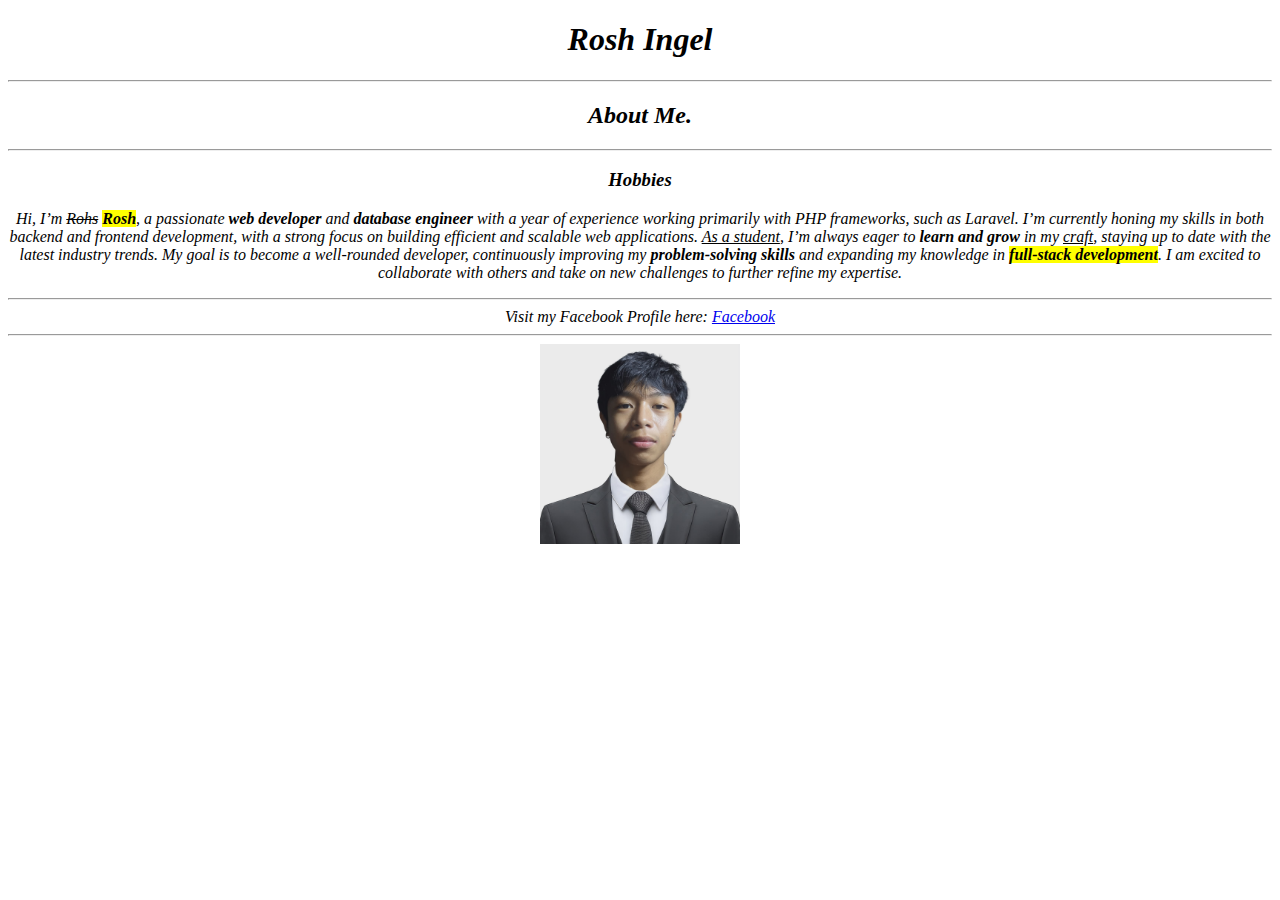
<file: personal-info.html>
<!DOCTYPE html>
<html>
<head>
	<title>Profile ko</title>
</head>
<body>
	<center>
		<h1><b><i>Rosh Ingel<i></b></h1>
		<hr>
		<h2>About Me.</h2>
		<hr>
		<h3>Hobbies</h3>
		<p>
			Hi, I’m <del>Rohs</del> <mark><i><b>Rosh</b></i></mark>, a passionate <b>web developer</b> and <b>database engineer</b>
			with a year of experience working primarily
			with PHP frameworks, such as Laravel. I’m currently honing my skills in both backend and frontend
			development, with a strong focus on building efficient and scalable web applications. <ins>As a student</ins>, I’m
			always eager to <b>learn and grow</b> in my <ins>craft</ins>, staying up to date with the latest industry trends. My goal is
			to become a well-rounded developer, continuously improving my <b>problem-solving skills</b> and expanding my
			knowledge in <mark><b>full-stack development</b></mark>. I am excited to collaborate with others and take on new challenges to
			further refine my expertise.
		</p>
		<hr>
		<p2> Visit my Facebook Profile here: </p2>
		<a href="https://www.facebook.com/roshuaz.xo">Facebook</a>
		<hr>
		<img src="rosh.jpg" width="200" height="200">
	</center>
</body>
</html>
</file>
<file: style.css>
:root
{
    --primary-color: #2C3E50;
    --secondary-color: #E74C3C;
    --accent-color: #F39C12;
    --light-bg: #ECF0F1;
    --dark-text: #2C3E50;
    --white: #FFFFFF;
    --gradient-start: #667eea;
    --gradient-end: #764ba2;
}

*
{
    margin: 0;
    padding: 0;
    box-sizing: border-box;
}

body
{
    font-family: 'Work Sans', sans-serif;
    line-height: 1.6;
    color: var(--dark-text);
    background-color: var(--light-bg);
}

h1,
h2,
h3,
h4,
h5,
h6
{
    font-family: 'Playfair Display', serif;
    font-weight: 700;
}

.navbar
{
    position: fixed;
    top: 0;
    left: 0;
    right: 0;
    z-index: 1000;
}

.navbar-nav .nav-link
{
    color: white !important;
    font-weight: 500;
    transition: color 0.3s ease;
}

.navbar-nav .nav-link:hover
{
    color: var(--accent-color) !important;
}

.profile-img
{
    width: 180px;
    height: 180px;
    object-fit: cover;
    border-radius: 50%;
    border: 5px solid rgba(255, 255, 255, 0.8);
    box-shadow: 0 10px 30px rgba(0, 0, 0, 0.3);
    animation: floatPhoto 6s ease-in-out infinite;
}

@keyframes floatPhoto
{
    0%, 100%
    {
        transform: translateY(0);
    }
    50%
    {
        transform: translateY(-12px);
    }
}

.info-section
{
    background: linear-gradient(135deg, var(--gradient-start) 0%, var(--gradient-end) 100%);
    color: var(--white);
    min-height: 100vh;
    padding: 80px 20px;
    position: relative;
    overflow: hidden;
}

.info-section::before
{
    content: '';
    position: absolute;
    top: 0;
    left: 0;
    right: 0;
    bottom: 0;
    background: url('data:image/svg+xml,<svg width="100" height="100" xmlns="http://www.w3.org/2000/svg"><circle cx="50" cy="50" r="2" fill="white" opacity="0.1"/></svg>') repeat;
    animation: float 20s linear infinite;
}

@keyframes float
{
    0%
    {
        transform: translateY(0);
    }

    100%
    {
        transform: translateY(-100px);
    }
}

.info-content
{
    position: relative;
    z-index: 2;
}

.info-title
{
    font-size: 4.5rem;
    font-weight: 900;
    margin-bottom: 20px;
    text-shadow: 2px 2px 4px rgba(0, 0, 0, 0.3);
}

.info-subtitle
{
    font-size: 1.5rem;
    font-weight: 300;
    margin-bottom: 30px;
    opacity: 0.95;
}

.about-section
{
    padding: 80px 0;
    background-color: var(--white);
}

.about-card
{
    background: linear-gradient(to bottom right, #f8f9fa, #e9ecef);
    border: 3px solid var(--primary-color);
    border-radius: 15px;
    padding: 40px;
    margin: 20px 0;
    max-width: 800px;
    margin-left: auto;
    margin-right: auto;
    outline: 2px dashed var(--accent-color);
    outline-offset: 10px;
    box-shadow: 0 10px 30px rgba(0, 0, 0, 0.1);
    transition: transform 0.3s ease, box-shadow 0.3s ease;
}

.about-card:hover
{
    transform: translateY(-5px);
    box-shadow: 0 15px 40px rgba(0, 0, 0, 0.15);
}

.skills-section
{
    padding: 80px 0;
    background: linear-gradient(45deg, #f5f7fa 25%, transparent 25%),
    linear-gradient(-45deg, #f5f7fa 25%, transparent 25%),
    linear-gradient(45deg, transparent 75%, #f5f7fa 75%),
    linear-gradient(-45deg, transparent 75%, #f5f7fa 75%);
    background-size: 20px 20px;
    background-position: 0 0, 0 10px, 10px -10px, -10px 0px;
}

.skill-item
{
    background-color: var(--white);
    border-left: 5px solid var(--secondary-color);
    border-radius: 8px;
    padding: 20px 25px;
    margin-bottom: 15px;
    box-shadow: 0 3px 10px rgba(0, 0, 0, 0.08);
    transition: all 0.3s ease;
}

.skill-item:hover
{
    border-left-color: var(--accent-color);
    transform: translateX(10px);
    box-shadow: 0 5px 20px rgba(0, 0, 0, 0.12);
}

.education-section
{
    padding: 80px 0;
    background-color: var(--white);
}

.education-timeline
{
    position: relative;
    padding: 40px 0;
    margin: 0 auto;
    max-width: 900px;
}

.education-timeline::before
{
    content: '';
    position: absolute;
    left: 50%;
    top: 0;
    bottom: 0;
    width: 3px;
    background: linear-gradient(to bottom, var(--gradient-start), var(--gradient-end));
    transform: translateX(-50%);
}

.education-item
{
    position: relative;
    margin-bottom: 50px;
    display: flex;
    align-items: center;
}

.education-item:nth-child(odd)
{
    flex-direction: row;
}

.education-item:nth-child(even)
{
    flex-direction: row-reverse;
}

.education-content
{
    width: calc(50% - 40px);
    background: linear-gradient(135deg, #f8f9fa, #ffffff);
    border: 2px solid var(--light-bg);
    border-radius: 15px;
    padding: 30px;
    box-shadow: 0 5px 20px rgba(0, 0, 0, 0.1);
    position: relative;
    transition: all 0.3s ease;
}

.education-content:hover
{
    transform: translateY(-5px);
    border-color: var(--accent-color);
    box-shadow: 0 10px 30px rgba(0, 0, 0, 0.15);
}

.education-item:nth-child(odd) .education-content
{
    margin-right: 40px;
}

.education-item:nth-child(even) .education-content
{
    margin-left: 40px;
}

.education-dot
{
    width: 20px;
    height: 20px;
    width: 20px;
    height: 20px;
    background-color: var(--secondary-color);
    border: 4px solid var(--white);
    border-radius: 50%;
    position: absolute;
    left: 50%;
    transform: translateX(-50%);
    box-shadow: 0 0 0 4px var(--accent-color);
    z-index: 2;
}

.education-item:nth-child(2) .education-dot
{
    background-color: var(--accent-color);
    box-shadow: 0 0 0 4px var(--secondary-color);
}

.education-item:nth-child(3) .education-dot
{
    background-color: var(--gradient-start);
    box-shadow: 0 0 0 4px var(--gradient-end);
}

.education-degree
{
    font-size: 1.4rem;
    color: var(--primary-color);
    margin-bottom: 10px;
}

.education-school
{
    font-size: 1.1rem;
    font-weight: 600;
    color: var(--secondary-color);
    margin-bottom: 8px;
}

.education-year
{
    font-size: 0.95rem;
    color: var(--dark-text);
    opacity: 0.8;
    margin-bottom: 15px;
    padding: 5px 15px;
    background-color: var(--light-bg);
    border-radius: 20px;
    display: inline-block;
}

.education-description
{
    font-size: 0.95rem;
    color: var(--dark-text);
    line-height: 1.6;
}

.education-honors
{
    list-style: none;
    padding: 0;
    margin-top: 15px;
}

.education-honors li
{
    padding: 5px 0;
    color: var(--dark-text);
    position: relative;
    padding-left: 20px;
}

.education-honors li::before
{
    content: '✓';
    position: absolute;
    left: 0;
    color: var(--accent-color);
    font-weight: 700;
}

.projects-section
{
    padding: 80px 0;
    background-color: var(--light-bg);
}

.project-card
{
    border: 2px solid #dee2e6;
    border-radius: 12px;
    overflow: hidden;
    margin-bottom: 30px;
    height: 100%;
    transition: all 0.3s ease;
    box-shadow: 0 4px 15px rgba(0, 0, 0, 0.1);
}

.project-card:hover
{
    border-color: var(--secondary-color);
    transform: scale(1.03);
    box-shadow: 0 8px 25px rgba(0, 0, 0, 0.15);
}

.project-image
{
    width: 100%;
    height: 250px;
    object-fit: cover;
    border-bottom: 3px solid var(--accent-color);
}

.project-content
{
    padding: 25px;
    text-align: justify;
}

.project-buttons
{
    display: flex;
    gap: 10px;
    flex-wrap: wrap;
}

.btn-project
{
    background: linear-gradient(135deg, var(--secondary-color), var(--accent-color));
    color: #fff;
    border: none;
    border-radius: 20px;
    padding: 6px 16px;
    font-size: 0.85rem;
    transition: all 0.3s ease;
}

.btn-project:hover
{
    transform: translateY(-2px);
    box-shadow: 0 6px 18px rgba(0, 0, 0, 0.25);
    color: #fff;
}

.btn-project-outline
{
    background: transparent;
    border: 2px solid var(--secondary-color);
    color: var(--secondary-color);
    border-radius: 20px;
    padding: 6px 16px;
    font-size: 0.85rem;
    transition: all 0.3s ease;
}

.btn-project-outline:hover
{
    background: var(--secondary-color);
    color: #fff;
}

.contact-section
{
    background: linear-gradient(135deg, var(--primary-color) 0%, #1a252f 100%);
    color: var(--white);
    padding: 80px 0;
}

.contact-container
{
    background-color: rgba(255, 255, 255, 0.95);
    border-radius: 20px;
    padding: 50px;
    margin: 30px auto;
    max-width: 700px;
    box-shadow: 0 20px 60px rgba(0, 0, 0, 0.3);
    outline: 3px solid var(--accent-color);
    outline-offset: -15px;
}

.form-control
{
    border: 2px solid #ced4da;
    border-radius: 8px;
    padding: 12px 15px;
    margin-bottom: 20px;
    transition: border-color 0.3s ease;
}
        
.form-control:focus
{
    border-color: var(--secondary-color);
    outline: none;
    box-shadow: 0 0 0 3px rgba(231, 76, 60, 0.1);
}
        
.btn-custom
{
    background: linear-gradient(135deg, var(--secondary-color), var(--accent-color));
    color: var(--white);
    border: none;
    border-radius: 30px;
    padding: 15px 40px;
    font-weight: 600;
    transition: all 0.3s ease;
}
        
.btn-custom:hover
{
    transform: translateY(-3px);
    box-shadow: 0 10px 25px rgba(231, 76, 60, 0.3);
    color: var(--white);
}

footer
{
    background-color: #1a1a1a;
    color: #bbb;
    padding: 30px 0;
    text-align: center;
    font-family: sans-serif;
}

.footer-container
{
    max-width: 1200px;
    margin: 0 auto;
    padding: 0 20px;
}

.footer-top
{
    display: flex;
    justify-content: center;
    gap: 15px;
    margin-bottom: 20px;
}

.footer-top a
{
    display: inline-flex;
    align-items: center;
    justify-content: center;
    width: 40px;
    height: 40px;
    border-radius: 50%;
    background-color: #2a2a2a;
    color: #bbb;
    font-size: 18px;
    text-decoration: none;
    transition: all 0.3s ease;
}

.footer-top a:hover
{
    background-color: var(--primary-color);
    color: #fff;
    transform: translateY(-3px);
}

.footer-bottom
{
    display: flex;
    justify-content: space-between;
    align-items: center;
    flex-wrap: wrap;
    font-size: 14px;
}

.footer-bottom a
{
    color: orange;
    text-decoration: none;
}

.footer-bottom a:hover
{
    text-decoration: underline;
}

.music-section
{
    padding: 80px 0;
    background-color: var(--white);
}

.music-card
{
    background: linear-gradient(135deg, #f8f9fa, #e9ecef);
    border-radius: 15px;
    box-shadow: 0 10px 25px rgba(0,0,0,0.1);
    transition: transform 0.3s ease, box-shadow 0.3s ease;
}

.music-card:hover
{
    transform: translateY(-5px);
    box-shadow: 0 15px 40px rgba(0,0,0,0.15);
}

.music-album-img
{
    width: 100%;
    height: 180px;
    object-fit: cover;
    border-radius: 12px;
    border: 2px solid var(--accent-color);
    box-shadow: 0 5px 15px rgba(0,0,0,0.1);
}

.hobbies-section
{
    padding: 80px 0;
    background-color: var(--light-bg);
}

.hobby-card
{
    background: var(--white);
    border-radius: 15px;
    padding: 30px 20px;
    box-shadow: 0 10px 25px rgba(0,0,0,0.08);
    transition: transform 0.3s ease, box-shadow 0.3s ease;
    margin-right: 10px;
}

.hobby-card:hover
{
    transform: translateY(-5px);
    box-shadow: 0 15px 40px rgba(0,0,0,0.15);
}

.hobby-card h5
{
    margin-top: 15px;
    margin-bottom: 10px;
    color: var(--primary-color);
    font-weight: 600;
}

.hobby-card p
{
    font-size: 0.9rem;
    color: var(--dark-text);
}

@media (max-width: 768px)
{
    .info-title
    {
        font-size: 2.5rem;
    }

    .info-subtitle
    {
        font-size: 1.2rem;
    }

    .about-card
    {
        padding: 25px;
        outline-offset: 5px;
    }

    .contact-container
    {
        padding: 30px 20px;
    }

    .contact-item
    {
        padding: 20px;
        flex-direction: column;
        text-align: center;
    }

    .contact-icon
    {
        margin-right: 0;
        margin-bottom: 15px;
    }

    .social-links
    {
        flex-wrap: wrap;
    }

    .education-timeline::before
    {
        left: 20px;
    }

    .education-item
    {
        flex-direction: column !important;
        align-items: flex-start;
        padding-left: 50px;
    }

    .education-content
    {
        width: 100%;
        margin: 0 !important;
    }

    .education-dot
    {
        left: 20px;
    }
}
</file>
<file: act3.css>
* {
    box-sizing: border-box;
    font-family: "Arial", sans-serif;
}

body {
    margin: 0;
    padding: 40px 0;
    background: repeating-linear-gradient(#f5f1ec 0px, #f5f1ec 120px, #ede7e1 120px, #ede7e1 240px);
}

.paper {
    width: 720px;
    margin: auto;
    background: #ffffff;
    padding: 40px 45px;
    box-shadow: 0 18px 35px rgba(0, 0, 0, 0.18), 0 4px 10px rgba(0, 0, 0, 0.1);
}

.title {
    text-align: center;
    margin-bottom: 35px;
}

.title h1 {
    color: #4fc3dc;
    font-size: 36px;
    letter-spacing: 2px;
    margin: 12px 0;
}

.title span {
    display: block;
}

.icons {
    font-size: 26px;
}

.lists {
    display: grid;
    grid-template-columns: 1fr 1fr;
    gap: 45px;
}

ul {
    list-style: none;
    padding: 0;
    margin: 0;
}

li {
    display: flex;
    align-items: center;
    margin-bottom: 12px;
    font-size: 14px;
}

input[type="checkbox"] {
    width: 18px;
    height: 18px;
    margin-right: 12px;
    accent-color: #4fc3dc;
}

footer {
    text-align: center;
    margin-top: 35px;
    font-size: 28px;
}
</file>
<file: act2.css>
:root
{
    --primary-h-top: 206deg;
    --primary-s-top: 41%;
    --primary-l-top: 88%;
    --primary-h-bottom: 212deg;
    --primary-s-bottom: 58%;
    --primary-l-bottom: 44%;
    --text-color: black;
    --box-shadow-color: rgba(0, 0, 0, 0.1)
}

*
{
    font-family: "Playpen Sans", cursive
}

html
{
    scroll-behavior: smooth
}

body
{
    margin: 0;
    padding: 0
}

img
{
    opacity: 0;
    animation: 1s ease-in forwards fadeIn
}

.container
{
    position: relative;
    justify-content: center;
    align-items: center;
    width: 100%;
    height: 100vh
}

.container::before
{
    content: "";
    position: fixed;
    margin: -15px;
    top: 0;
    left: 0;
    right: 0;
    bottom: 0;
    background-image: url("bg.webp");
    background-repeat: no-repeat;
    z-index: -1;
    filter: blur(5px);
    background-color: rgba(0, 0, 0, .5);
    background-blend-mode: darken;
    background-size: cover;
    background-position: center
}

.profile-border
{
    box-shadow: 5px 5px 15px rgba(0, 0, 0, .1);
    padding: 5px;
    flex-direction: column;
    max-height: calc(100% - 100px)
}

.profile
{
    z-index: 1;
    flex-direction: column;
    --primary-s-top: 43%;
    --primary-l-top: 99%;
    --primary-s-bottom: 47%;
    --primary-l-bottom: 78%;
    width: 600px;
    max-height: calc(100vh - 100px)
}

.profile,
.profile-border
{
    position: relative;
    border-radius: 8px;
    margin: 0 auto;
    display: flex
}

.profile .banner
{
    height: 190px
}

.profile .banner img
{
    height: 100%;
    object-fit: cover
}

.profile .banner,
.profile .banner img
{
    border-top-left-radius: 5px;
    border-top-right-radius: 5px;
    width: 100%
}

.box-color
{
    background: linear-gradient(to bottom, hsl(var(--primary-h-top), var(--primary-s-top), var(--primary-l-top)), hsl(var(--primary-h-bottom), var(--primary-s-bottom), var(--primary-l-bottom)))
}

.avatar
{
    align-items: center;
    justify-content: center;
    top: 120px;
    left: 16px
}

.avatar .avatar-image
{
    width: 120px;
    height: 120px;
    border-radius: 50%;
    padding: 8px;
    background-color: #e8eff6
}

.avatar,
.avatar .avatar-image
{
    --primary-s-top: 42%;
    --primary-l-top: 95%;
    --primary-s-bottom: 44%;
    --primary-l-bottom: 94%
}

.avatar-decoration
{
    width: 170px;
    height: 170px;
    position: absolute;
    top: 50%;
    left: 50%;
    transform: translate(-50%, -50%)
}

.status
{
    max-width: 34px;
    max-height: 44px;
    -webkit-transform: translate(50%, 50%);
    transform: translate(50%, 50%);
    bottom: 14.64%;
    right: 14.64%
}

.avatar,
.status
{
    position: absolute;
    border-radius: 50%
}

.status-image
{
    width: 20px;
    height: 20px;
    padding: 7px;
    border-radius: 50%
}


.badges
{
    flex-direction: row-reverse;
    padding: 2px;
    border-radius: 10px;
    top: 219px;
    left: 160px;
    position: absolute
}

.badges .badges-right
{
    flex-direction: row;
    width: fit-content;
    height: 26px
}

.badges img
{
    width: 26px
}

.card
{
    margin: 80px 16px 16px;
    --primary-l-top: 94%;
    --primary-l-bottom: 94%;
    border-radius: 5px
}

.name-box
{
    flex-direction: column;
    margin: 20px 20px 0;
    padding-left: 5px
}

.avatar,
.badges,
.badges .badges-right,
.container,
.name-box
{
    display: flex
}

.display-name
{
    font-size: 20px;
    font-weight: bolder;
    border-radius: 8px;
    border-style: outset;
    border-width: 4px;
    border-color: rgb(0, 161, 206);
}

.section
{
    margin-top: -10px;
    margin-bottom: -1px
}

.body
{
    padding: 0 20px 16px
}

.content
{
    border-top: 1px solid var(--box-shadow-color);
    overflow-x: hidden;
    display: flex;
    flex-direction: column;
    scroll-snap-type: y mandatory;
    -ms-overflow-style: none;
    scrollbar-width: none;
    padding: 5px
}

.body,
.content
{
    max-height: calc(100vh - 530px)
}

.about-section
{
    margin-bottom: 16px;
    margin-top: 5px
}

.body .title-body
{
    font-weight: 700;
    line-height: 16px;
    margin-bottom: 8px
}


.about-me
{
    overflow-wrap: break-word;
    line-height: 20px;
    font-weight: 500
}

.anime-3d-grid
{
    display: flex;
    gap: 12px;
    margin-top: 16px;
    width: 100%;
}

.anime-card
{
    flex: 1;
    height: 160px;
    perspective: 1000px;
}

.anime-card-inner
{
    width: 100%;
    height: 100%;
    position: relative;
    transform-style: preserve-3d;
    transition: transform 0.6s ease;
    border-radius: 12px;
    border-color: #00b7ff;
    border-style: inset;
}

.anime-card-inner2
{
    width: 100%;
    height: 100%;
    position: relative;
    transform-style: preserve-3d;
    transition: transform 0.6s ease;
    border-radius: 12px;
    border-color: #87186c;
    border-style: inset;
}

.anime-card-inner3
{
    width: 100%;
    height: 100%;
    position: relative;
    transform-style: preserve-3d;
    transition: transform 0.6s ease;
    border-radius: 12px;
    border-color: #54ed7d;
    border-style: inset;
}

.anime-card-inner4
{
    width: 100%;
    height: 100%;
    position: relative;
    transform-style: preserve-3d;
    transition: transform 0.6s ease;
    border-radius: 12px;
    border-color: #d14735;
    border-style: inset;
}

.anime-card-inner5
{
    width: 100%;
    height: 100%;
    position: relative;
    transform-style: preserve-3d;
    transition: transform 0.6s ease;
    border-radius: 12px;
    border-color: #b68600;
    border-style: inset;
}

.anime-card-inner6
{
    width: 100%;
    height: 100%;
    position: relative;
    transform-style: preserve-3d;
    transition: transform 0.6s ease;
    border-radius: 12px;
    border-color: #00aff4;
    border-style: inset;
}

.anime-card:hover .anime-card-inner,
.anime-card:hover .anime-card-inner2,
.anime-card:hover .anime-card-inner3,
.anime-card:hover .anime-card-inner4,
.anime-card:hover .anime-card-inner5,
.anime-card:hover .anime-card-inner6
{
    transform: rotateY(180deg);
}

.anime-front,
.anime-back
{
    position: absolute;
    inset: 0;
    backface-visibility: hidden;
    border-radius: 8px;
    display: flex;
    align-items: flex-end;
    padding: 12px;
    box-sizing: border-box;
    overflow: hidden;
}

.anime-front
{
    background-size: cover;
    background-position: center;
}

.anime-front::before
{
    content: "";
    position: absolute;
    inset: 0;
    background: linear-gradient(to top,
            rgba(0, 0, 0, 0.6),
            rgba(0, 0, 0, 0));
}

.anime-front h2
{
    position: relative;
    z-index: 1;
    color: #fff;
    font-weight: 700;
    font-size: 14px;
}

.anime-back
{
    transform: rotateY(180deg);
    background: linear-gradient(135deg,
            hsl(var(--primary-h-top), 80%, 85%),
            hsl(var(--primary-h-bottom), 80%, 65%));
    color: #111;
    flex-direction: column;
    justify-content: center;
    text-align: center;
}

.anime-back h4
{
    margin: 0 0 6px;
    font-size: 14px;
    font-weight: 700;
}

.anime-back p
{
    font-size: 12px;
    line-height: 16px;
    margin: 0;
}

.roles-body
{
    -ms-flex-wrap: wrap;
    margin: 1px;
    flex-wrap: wrap;
    display: -webkit-box;
    display: -ms-flexbox;
    display: flex
}

.body .roles-body
{
    margin-bottom: 10px
}

.roles-body .rol
{
    background: linear-gradient(to bottom, hsl(var(--primary-h-top), var(--primary-s-top), var(--primary-l-top)), hsl(var(--primary-h-bottom), var(--primary-s-bottom), var(--primary-l-bottom)));
    --primary-l-top: 96%;
    --primary-l-bottom: 96%;
    display: flex;
    -webkit-box-align: center;
    -ms-flex-align: center;
    align-items: center;
    margin: 0 4px 4px 0;
    padding: 4px;
    -webkit-box-sizing: border-box;
    box-sizing: border-box;
    height: 22px;
    font-size: 12px;
    font-weight: 500
}

.roles-body .rol p
{
    color: var(--text-color);
    margin-left: 4px;
    margin-right: 4px
}

.softpink
{
    color: #f8bbd0
}

.rosepink
{
    color: #ecdcd4
}

.green
{
    color: #1ed760
}

.blue
{
    color: #00aff4
}

.socials
{
    display: flex;
    -webkit-box-pack: justify;
    -ms-flex-pack: justify;
    justify-content: space-between
}

.platform
{
    width: 225px;
    display: flex;
    margin-bottom: 20px;
    padding: 12px;
    -webkit-box-align: center;
    -ms-flex-align: center;
    align-items: center;
    text-decoration: none
}

.platform,
.roles-body .rol
{
    box-shadow: 0 0 0 1px var(--box-shadow-color)
}

.platform-username
{
    color: var(--text-color);
    font-size: .9em;
    font-weight: 600;
    margin-left: 10px;
    -webkit-box-flex: 1;
    -ms-flex-positive: 1;
    flex-grow: 1
}

.platform-icon
{
    width: 24px;
    height: 24px
}

@keyframes fadeIn
{
    0%
    {
        opacity: 0
    }

    100%
    {
        opacity: 1
    }
}

.badges,
.status
{
    --primary-s-top: 41%;
    --primary-l-top: 97%;
    --primary-s-bottom: 41%;
    --primary-l-bottom: 97%
}

.badges,
.custom-status,
.name-box,
.name-box *
{
    width: fit-content
}

.status-image,
.badges-right>a,
.card,
.content,
.name-box
{
    position: relative
}
</file>
<file: asst1.css>
:root
{
    --gap: 6px;
    --cell: 77.3px;
}

*
{
    box-sizing: border-box
}

body
{
    margin: 0;
    background: #000;
    color: #fff;
    font-family: Arial, Helvetica, sans-serif;
}

h1
{
    text-align: center;
    letter-spacing: 3px;
    font-weight: 600;
    margin: 20px 0;
}

.legend
{
    display: grid;
    grid-template-columns: repeat(3, max-content);
    column-gap: 28px;
    row-gap: 10px;
    font-size: 14px;
    margin-bottom: 20px;
}

.legend div
{
    display: flex;
    align-items: center;
    gap: 8px;
    white-space: nowrap;
}

.box
{
    width: 14px;
    height: 14px;
    border: 2px solid;
    background: transparent;
}

.nonmetal
{
    border-color: #ccc;
}

.alkali
{
    border-color: #ff9800;
}

.alkaline
{
    border-color: #e53935;
}

.transition
{
    border-color: #7e57c2;
}

.metal
{
    border-color: #26c6da;
}

.metalloid
{
    border-color: #8bc34a;
}

.halogen
{
    border-color: #00bcd4;
}

.noble
{
    border-color: #2196f3;
}

.lanthanide
{
    border-color: #921863;
}

.actinide
{
    border-color: #ff7043;
}

.legend-wrapper
{
    display: flex;
    justify-content: center;
    margin-bottom: -115px;
    margin-left: -440px;
    margin-top: 100px;
}

.wrapper
{
    padding: 10px;
    overflow-x: auto;
}

.table
{
    display: grid;
    grid-template-columns: repeat(18, var(--cell));
    gap: var(--gap);
    margin: auto;
    margin-top: -200px;
}

.element
{
    position: relative;
    min-height: 80px;
    border: 2px solid #555;
    text-align: center;
    transition: .2s;
}

.element:hover
{
    transform: scale(1.08);
    box-shadow: 0 0 12px currentColor;
    z-index: 2;
}

.num
{
    position: absolute;
    top: 4px;
    left: 6px;
    font-size: 11px;
    opacity: .7
}

.symbol
{
    font-size: 26px;
    font-weight: 700;
    margin-top: 14px
}

.name
{
    font-size: 10px;
    opacity: .85
}

.mass
{
    font-size: 10px;
    opacity: .6
}

.nonmetal
{
    border-color: #ccc;
}

.alkali
{
    border-color: #ff9800;
}

.alkaline
{
    border-color: #e53935;
}

.transition
{
    border-color: #7e57c2;
}

.metal
{
    border-color: #26c6da;
}

.metalloid
{
    border-color: #8bc34a;
}

.halogen
{
    border-color: #00bcd4;
}

.noble
{
    border-color: #2196f3;
}

.lanthanide
{
    border-color: #921863;
}

.actinide {
    border-color: #ff7043;
}

.yellow {
    border-color: #e8f767;
}

.empty
{
    border: none
}

.series
{
    display: grid;
    grid-template-columns: repeat(18, var(--cell));
    gap: var(--gap);
    margin-top: 30px;
}

.label
{
    grid-column: 1/span 2;
    align-self: center;
    font-size: 14px;
    opacity: .7;
    text-align: center;
}
</file>
